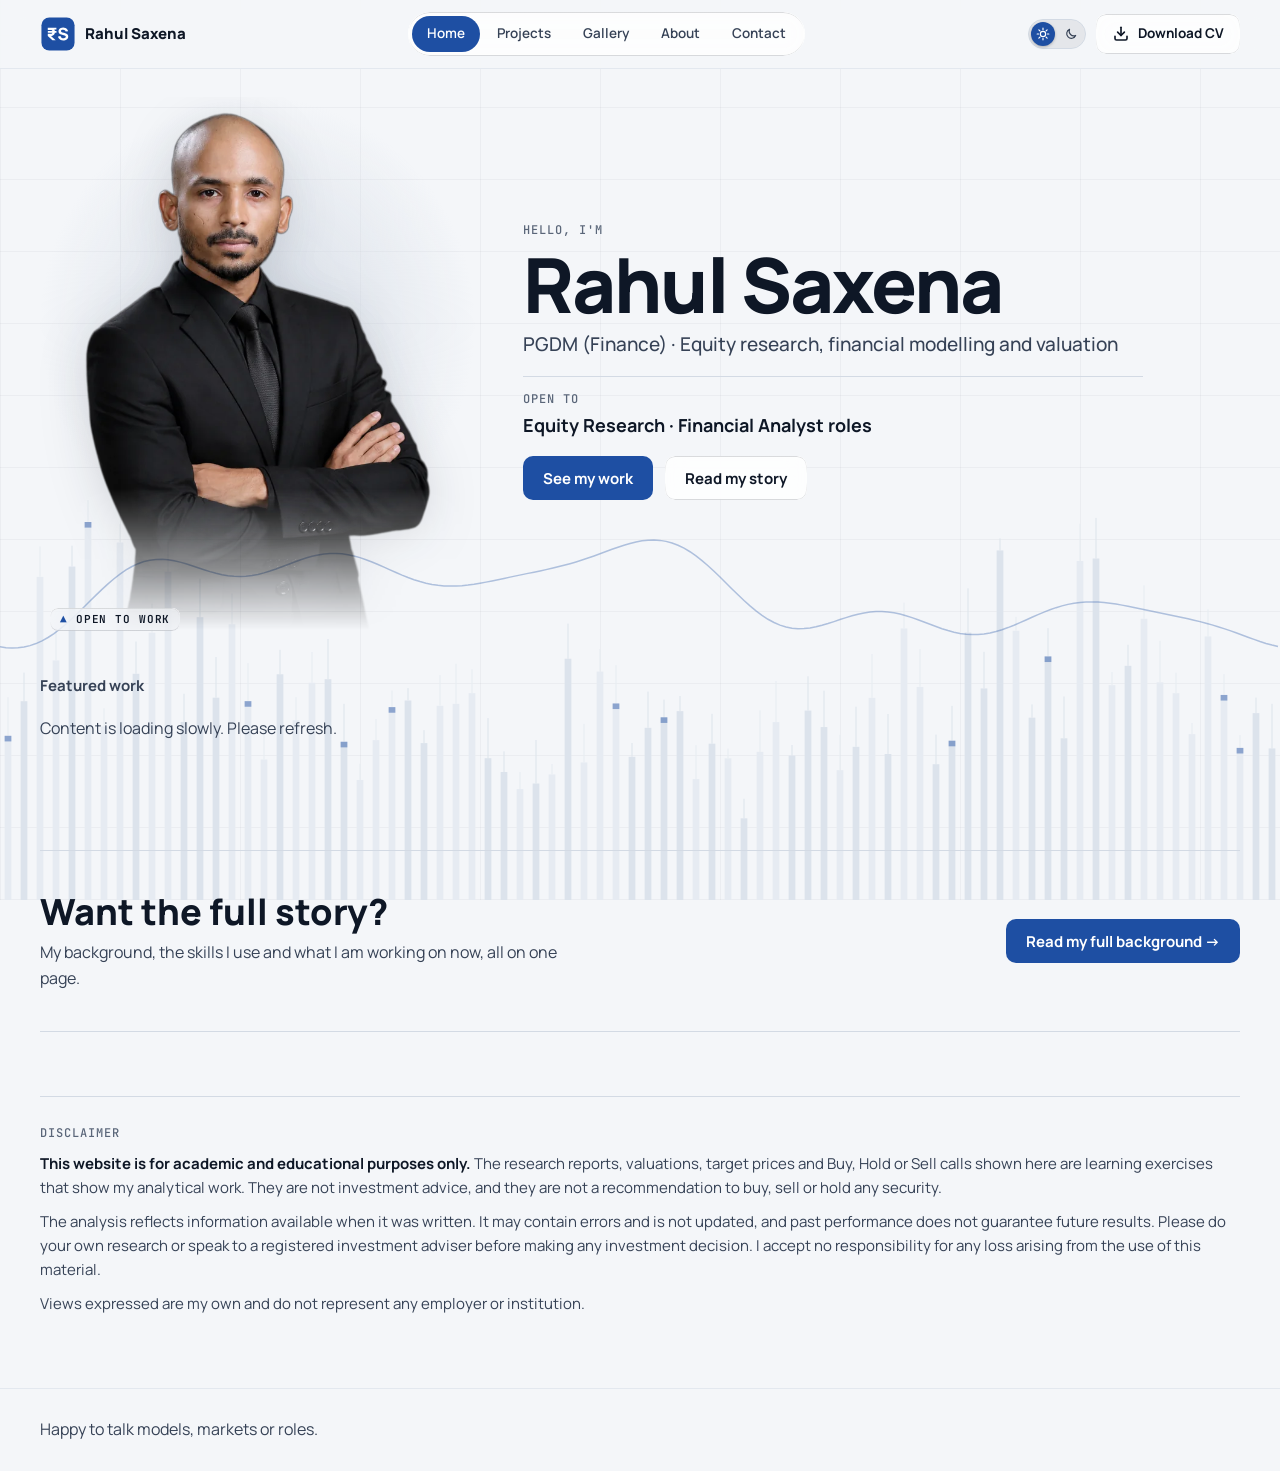
<file: index.html>
<!doctype html>
<html lang="en">
<head>
<meta charset="utf-8">
<meta name="viewport" content="width=device-width, initial-scale=1, viewport-fit=cover">
<title>Rahul Saxena · Equity Research Portfolio</title>
<meta name="description" content="Rahul Saxena, finance student aiming for equity research and financial analyst roles. Research calls, models, dashboards and articles.">
<meta property="og:type" content="website">
<meta property="og:title" content="Rahul Saxena · Equity Research Portfolio">
<meta property="og:description" content="Research calls, models, dashboards and articles by Rahul Saxena, finance student.">
<script>/* apply the saved light/dark choice before the page draws */try{var t=localStorage.getItem("theme");if(t==="light"||t==="dark")document.documentElement.setAttribute("data-site-theme",t)}catch(e){}</script>
<link rel="icon" href="assets/favicon.svg" type="image/svg+xml">
<link rel="icon" href="assets/favicon.ico" sizes="32x32">
<link rel="apple-touch-icon" href="assets/apple-touch-icon.png">
<link rel="manifest" href="assets/site.webmanifest">
<meta name="theme-color" content="#0B111C">
<!-- Link previews: replace with the full address once you know it, e.g. https://<you>.github.io/portfolio/assets/og-image.png -->
<meta property="og:image" content="assets/og-image.png">
<meta name="twitter:card" content="summary_large_image">
<link rel="preconnect" href="https://fonts.googleapis.com">
<link rel="preconnect" href="https://fonts.gstatic.com" crossorigin>
<link rel="preconnect" href="https://docs.google.com" crossorigin> <!-- your sheet: connect early -->
<link rel="preload" as="image" href="assets/me.webp" type="image/webp" fetchpriority="high">
<link rel="stylesheet" href="https://fonts.googleapis.com/css2?family=JetBrains+Mono:wght@400;500;600&family=Manrope:wght@400;500;600;700;800&display=swap">
<link rel="stylesheet" href="css/styles.css">
</head>
<body>
<canvas id="bg-canvas" aria-hidden="true"></canvas>

<main id="main" class="page" tabindex="-1">
  <section class="wrap hero" aria-labelledby="hero-name">
    <div class="identity">
      <div class="id-top">
        <figure class="portrait">
          <svg id="portrait-silhouette" viewBox="0 0 240 300" role="img" aria-label="Photo placeholder">
            <rect width="240" height="300" style="fill:var(--surface)"/>
            <circle cx="120" cy="118" r="46" style="fill:var(--border)"/>
            <path d="M34 300c4-64 40-102 86-102s82 38 86 102z" style="fill:var(--border)"/>
          </svg>
          <figcaption class="badge glass"><span aria-hidden="true">▲</span> OPEN TO WORK</figcaption>
        </figure>
        <div>
          <p class="label">Hello, I'm</p>
          <!-- The name types itself out (same effect as the About greeting); screen readers get it in one go -->
          <h1 id="hero-name" class="name">
            <span id="name-sr" class="sr-only">Rahul Saxena</span>
            <span class="type-box" aria-hidden="true">
              <span id="name-ghost" class="type-ghost">Rahul Saxena</span>
              <span class="type-live"><span id="name-text"></span><span id="name-cursor" class="type-cursor"></span></span>
            </span>
          </h1>
          <p id="tagline" class="tagline">PGDM (Finance) · Equity research, financial modelling and valuation</p>
        </div>
      </div>
      <div class="panel open-to">
        <p class="label">Open to</p>
        <p id="open-to">Equity Research · Financial Analyst roles</p>
      </div>
      <div class="btn-row">
        <a class="btn btn-gold" href="projects.html">See my work</a>
        <a class="btn btn-glass glass" href="about.html">Read my story</a>
      </div>
      <dl id="hero-stats" class="stats"><div class="stat skel-stat" aria-hidden="true"><dt>00,000+</dt><dd>Combined following</dd></div><div class="stat skel-stat" aria-hidden="true"><dt>0M+</dt><dd>Impressions at peak</dd></div><div class="stat skel-stat" aria-hidden="true"><dt>000+</dt><dd>Posts published</dd></div></dl>
    </div>

    <div class="featured">
      <h2>Featured work</h2>
      <div id="featured-list" class="featured-list"><div class="card glass skel-card" aria-hidden="true"><span class="skel w45"></span><span class="skel t w80"></span><span class="skel w95"></span><span class="skel w60"></span></div><div class="card glass skel-card" aria-hidden="true"><span class="skel w45"></span><span class="skel t w80"></span><span class="skel w95"></span><span class="skel w60"></span></div><div class="card glass skel-card" aria-hidden="true"><span class="skel w45"></span><span class="skel t w80"></span><span class="skel w95"></span><span class="skel w60"></span></div></div>
    </div>
  </section>

  <section id="ticker" class="wrap" aria-label="My research calls" hidden>
    <div class="ticker glass">
      <p class="label">My research calls</p>
      <div class="ticker-view"><div class="ticker-track"></div></div>
      <button class="ticker-toggle" type="button" aria-label="Pause research calls ticker">Pause</button>
    </div>
  </section>

  <section id="latest" class="wrap section" aria-labelledby="latest-title" hidden>
    <div class="section-head">
      <h2 id="latest-title">Latest work</h2>
      <a class="text-link" href="projects.html">All projects →</a>
    </div>
    <div id="latest-list" class="grid-3"></div>
  </section>

  <!-- One section per kind of work (Research, Models, Dashboards, Articles, Other), filled by js/home.js -->
  <div id="by-type"></div>

  <section class="wrap section" aria-labelledby="teaser-title">
    <div class="teaser glass reveal">
      <div>
        <h2 id="teaser-title">Want the full story?</h2>
        <p>My background, the skills I use and what I am working on now, all on one page.</p>
      </div>
      <a class="btn btn-gold" href="about.html">Read my full background →</a>
    </div>
  </section>

  <!-- Disclaimer: the last section before the footer -->
  <section class="wrap section" aria-labelledby="disclaimer-h">
    <div class="panel disclaimer-box">
      <h2 id="disclaimer-h" class="label">Disclaimer</h2>
      <p><strong>This website is for academic and educational purposes only.</strong> The research reports, valuations, target prices and Buy, Hold or Sell calls shown here are learning exercises that show my analytical work. They are not investment advice, and they are not a recommendation to buy, sell or hold any security.</p>
      <p>The analysis reflects information available when it was written. It may contain errors and is not updated, and past performance does not guarantee future results. Please do your own research or speak to a registered investment adviser before making any investment decision. I accept no responsibility for any loss arising from the use of this material.</p>
      <p>Views expressed are my own and do not represent any employer or institution.</p>
    </div>
  </section>
</main>

<script src="js/config.js"></script>
<script src="data/sample-data.js"></script>
<script src="js/sheet.js"></script>
<script src="js/ui.js"></script>
<script src="js/background.js"></script>
<script src="js/home.js"></script>
</body>
</html>
</file>
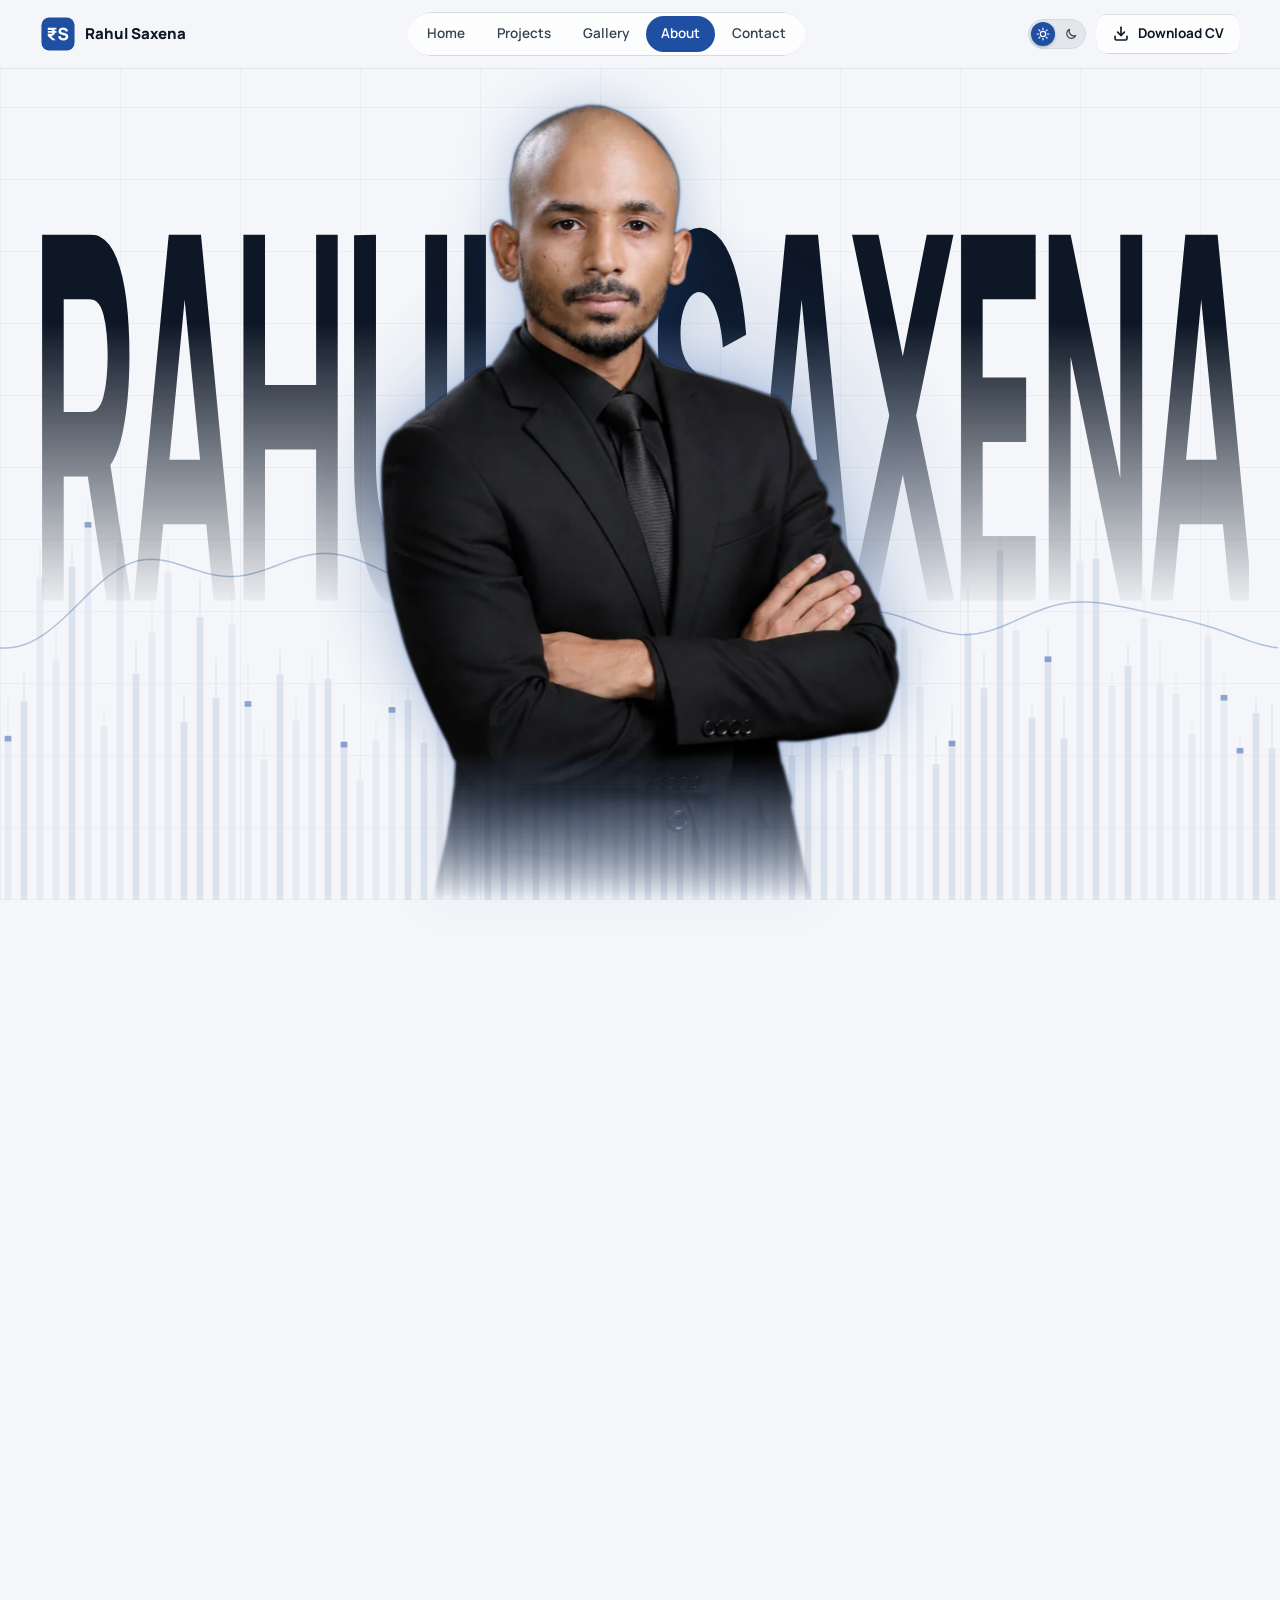
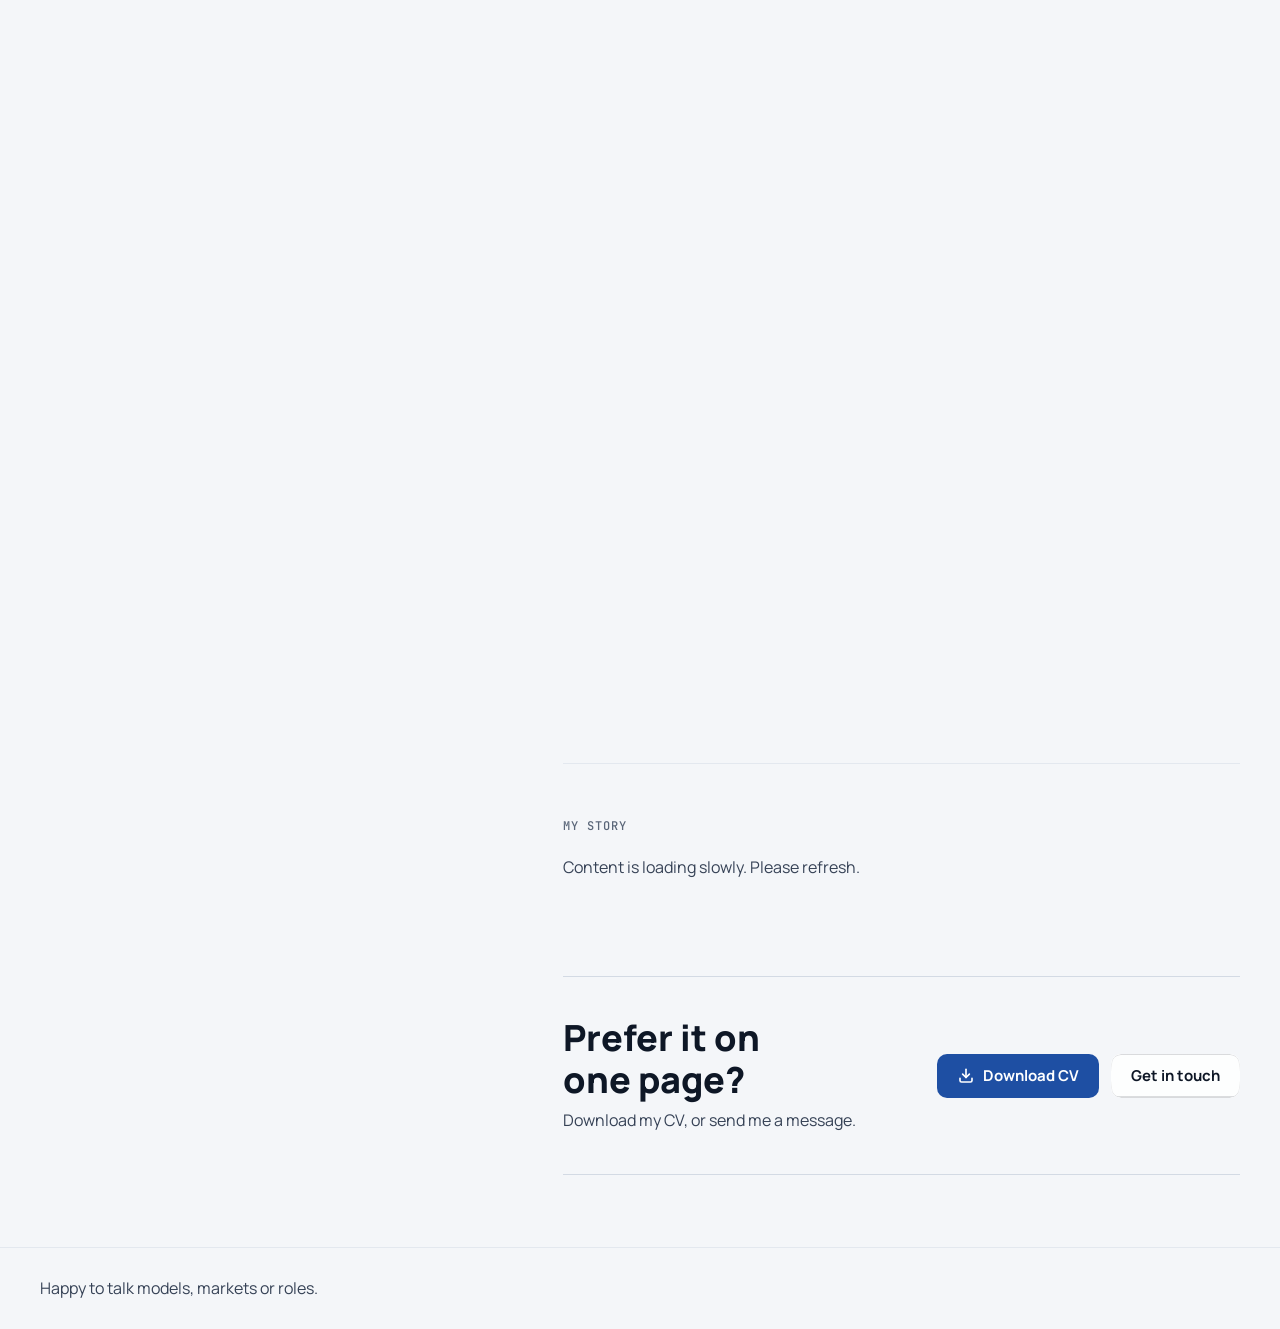
<file: about.html>
<!doctype html>
<html lang="en">
<head>
<meta charset="utf-8">
<meta name="viewport" content="width=device-width, initial-scale=1, viewport-fit=cover">
<title>About · Rahul Saxena</title>
<meta name="description" content="Background, experience, education and skills of Rahul Saxena.">
<meta property="og:type" content="website">
<meta property="og:title" content="About · Rahul Saxena">
<meta property="og:description" content="Background, experience, education and skills of Rahul Saxena.">
<script>/* apply the saved light/dark choice before the page draws */try{var t=localStorage.getItem("theme");if(t==="light"||t==="dark")document.documentElement.setAttribute("data-site-theme",t)}catch(e){}</script>
<link rel="icon" href="assets/favicon.svg" type="image/svg+xml">
<link rel="icon" href="assets/favicon.ico" sizes="32x32">
<link rel="apple-touch-icon" href="assets/apple-touch-icon.png">
<link rel="manifest" href="assets/site.webmanifest">
<meta name="theme-color" content="#0B111C">
<!-- Link previews: replace with the full address once you know it, e.g. https://<you>.github.io/portfolio/assets/og-image.png -->
<meta property="og:image" content="assets/og-image.png">
<meta name="twitter:card" content="summary_large_image">
<link rel="preconnect" href="https://fonts.googleapis.com">
<link rel="preconnect" href="https://fonts.gstatic.com" crossorigin>
<link rel="preconnect" href="https://docs.google.com" crossorigin> <!-- your sheet: connect early -->
<link rel="preload" as="image" href="assets/me.webp" type="image/webp" fetchpriority="high">
<link rel="stylesheet" href="https://fonts.googleapis.com/css2?family=JetBrains+Mono:wght@400;500;600&family=Manrope:wght@400;500;600;700;800&display=swap">
<link rel="stylesheet" href="css/styles.css">
</head>
<body class="page-about">
<canvas id="bg-canvas" aria-hidden="true"></canvas> <!-- the chart-and-trendline background, same as Home -->
<main id="main" class="page" tabindex="-1">
<h1 class="sr-only">About Rahul Saxena</h1>

<!-- The opening scene: big name behind the photo; on scroll the names fade, the photo docks to the left
     (desktop) and the headline and shortcut pills appear. Driven by js/about.js. -->
<section id="ab-scene" class="ab-scene" aria-label="Introduction">
  <div class="ab-stage">
    <p id="ab-first" class="ab-name ab-l" aria-hidden="true">Rahul</p>
    <p id="ab-last" class="ab-name ab-r" aria-hidden="true">Saxena</p>
    <div id="ab-glow" class="ab-glow" aria-hidden="true"></div>
    <div id="ab-photo" class="ab-photo">
      <svg id="face-silhouette" viewBox="0 0 480 560" role="img" aria-label="Photo placeholder">
        <circle cx="240" cy="210" r="88" style="fill:var(--border)"/>
        <path d="M70 560c6-120 80-196 170-196s164 76 170 196z" style="fill:var(--border)"/>
      </svg>
    </div>
    <div id="ab-head" class="ab-head">
      <p class="label">About Rahul</p>
      <!-- The headline types itself out once you scroll to it; the hidden copy keeps its space so nothing moves -->
      <h2 id="greeting" class="ab-greet">
        <span class="sr-only"><span id="hl1-sr">Student of the market.</span> <span id="hl2-sr">Always in session.</span></span>
        <span class="type-box" aria-hidden="true">
          <span class="type-ghost"><span id="hl1-ghost" class="ab-l1">Student of the market.</span><span id="hl2-ghost" class="ab-l2">Always in session.</span></span>
          <span class="type-live"><span class="ab-l1"><span id="hl1"></span><span id="type-cursor" class="type-cursor"></span></span><span class="ab-l2"><span id="hl2"></span></span></span>
        </span>
      </h2>
      <p id="hero-sub" class="ab-sub">Finance student · Equity research · New Delhi</p>
      <nav class="pills" aria-label="Jump to a section">
        <a class="pill glass" href="#story" data-target="story">My story</a>
        <a class="pill glass" href="#experience" data-target="experience">Experience</a>
        <a class="pill glass" href="#education" data-target="education">Education</a>
        <a class="pill glass" href="#skills" data-target="skills">Skills</a>
        <a class="pill pill-cv cv-link" href="contact.html">Download CV</a>
        <a id="pill-linkedin" class="pill glass" target="_blank" rel="noopener noreferrer" hidden>LinkedIn ↗</a>
        <a id="pill-newsletter" class="pill glass" target="_blank" rel="noopener noreferrer" hidden>Newsletter ↗</a>
        <button id="copy-email" class="pill pill-dashed" type="button" hidden>
          <span>Reach me: <span id="email-text"></span></span>
          <svg viewBox="0 0 24 24" width="16" height="16" aria-hidden="true"><rect x="8" y="8" width="12" height="12" rx="2" fill="none" stroke="currentColor" stroke-width="2"/><path d="M16 8V6a2 2 0 0 0-2-2H6a2 2 0 0 0-2 2v8a2 2 0 0 0 2 2h2" fill="none" stroke="currentColor" stroke-width="2"/></svg>
        </button>
        <span id="copy-status" class="copy-status label" aria-live="polite"></span>
      </nav>
    </div>
    <div class="ab-hint" aria-hidden="true"><span>SCROLL</span><i></i></div>
  </div>
</section>

<!-- The About sections: in the right column on desktop (the photo stays on the left), full width on phones -->
<div id="ab-sections" class="ab-sections">
  <!-- 2. My story -->
  <section id="story" class="wrap about-section reveal" aria-labelledby="story-h" tabindex="-1">
    <h2 id="story-h" class="label">My story</h2>
    <div class="about-body">
      <p id="positioning" class="positioning"><span class="skel t w80" aria-hidden="true"></span></p>
      <div id="bio" class="prose"><span class="skel skel-line w95" aria-hidden="true"></span><span class="skel skel-line w95" aria-hidden="true"></span><span class="skel skel-line w60" aria-hidden="true"></span></div>
      <dl id="about-stats" class="stats"><div class="stat skel-stat" aria-hidden="true"><dt>00,000+</dt><dd>Combined following</dd></div><div class="stat skel-stat" aria-hidden="true"><dt>0M+</dt><dd>Impressions at peak</dd></div><div class="stat skel-stat" aria-hidden="true"><dt>000+</dt><dd>Posts published</dd></div></dl>
      <dl id="story-facts" class="story-facts"></dl>
    </div>
  </section>

  <!-- 3. Experience -->
  <section id="experience" class="wrap about-section reveal" aria-labelledby="exp-h" tabindex="-1" hidden>
    <h2 id="exp-h" class="label">Experience</h2>
    <div class="about-body">
      <ol id="exp-list" class="timeline"></ol>
    </div>
  </section>

  <!-- 4. Education -->
  <section id="education" class="wrap about-section reveal" aria-labelledby="edu-h" tabindex="-1" hidden>
    <h2 id="edu-h" class="label">Education</h2>
    <ol id="edu-list" class="about-body timeline"></ol>
  </section>

  <!-- 5. Skills -->
  <section id="skills" class="wrap about-section reveal" aria-labelledby="skills-h" tabindex="-1" hidden>
    <h2 id="skills-h" class="label">Skills and tools</h2>
    <div id="skill-groups" class="about-body skill-groups"></div>
  </section>

  <!-- 6. Certificates -->
  <section id="certificates" class="wrap about-section reveal" aria-labelledby="cert-h" hidden>
    <h2 id="cert-h" class="label">Certificates</h2>
    <ul id="cert-list" class="about-body cert-list"></ul>
  </section>

  <!-- 7. Testimonials -->
  <section id="testimonials" class="wrap about-section reveal" aria-labelledby="test-h" hidden>
    <h2 id="test-h" class="label">Testimonials</h2>
    <div id="quotes" class="about-body quotes"></div>
  </section>

  <!-- 8. More about me -->
  <section id="more-about" class="wrap about-section reveal" aria-labelledby="more-h" hidden>
    <h2 id="more-h" class="label">More about me</h2>
    <div class="about-body">
      <div id="more-blocks" class="more-blocks"></div>
      <div id="faq" class="faq"></div>
    </div>
  </section>

  <!-- 9. CV block -->
  <section class="wrap section reveal" aria-labelledby="cv-h">
    <div class="teaser glass">
      <div>
        <h2 id="cv-h">Prefer it on one page?</h2>
        <p>Download my CV, or send me a message.</p>
      </div>
      <div class="btn-row">
        <a class="btn btn-gold cv-link" href="contact.html">Download CV</a>
        <a class="btn btn-glass glass" href="contact.html">Get in touch</a>
      </div>
    </div>
  </section>
</div><!-- /ab-sections -->
</main>

<!-- Certificate lightbox -->
<div id="lightbox" class="lightbox" role="dialog" aria-modal="true" aria-labelledby="lb-title" hidden>
  <div class="lb-inner panel">
    <div class="lb-head">
      <h2 id="lb-title"></h2>
      <button id="lb-close" class="btn btn-glass glass" type="button">Close</button>
    </div>
    <img id="lb-img" alt="">
  </div>
</div>

<script src="js/config.js"></script>
<script src="data/sample-data.js"></script>
<script src="js/sheet.js"></script>
<script src="js/ui.js"></script>
<script src="js/background.js"></script>
<script src="js/about.js"></script>
</body>
</html>
</file>
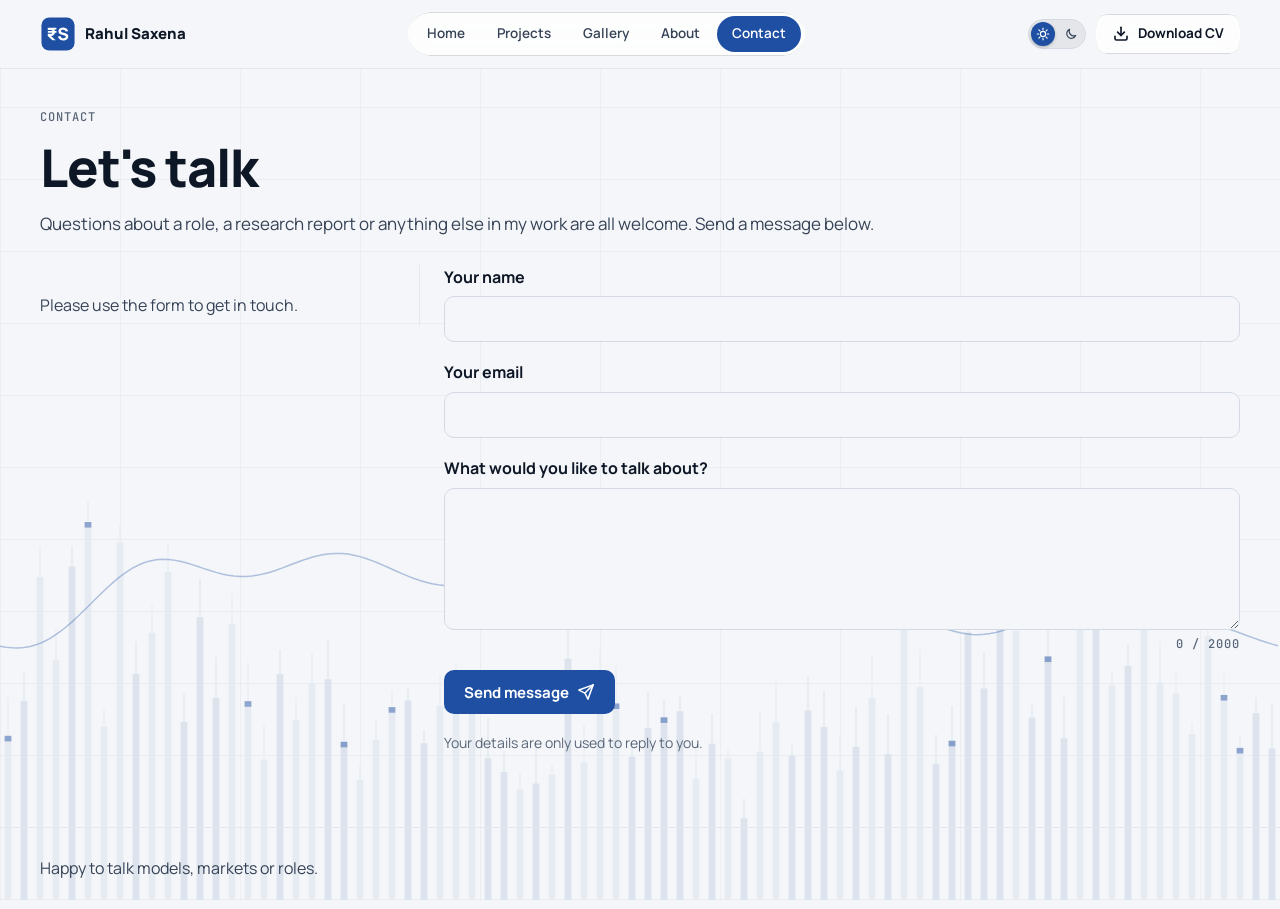
<file: contact.html>
<!doctype html>
<html lang="en">
<head>
<meta charset="utf-8">
<meta name="viewport" content="width=device-width, initial-scale=1, viewport-fit=cover">
<title>Contact · Rahul Saxena</title>
<meta name="description" content="Get in touch with Rahul Saxena about equity research and analyst roles.">
<meta property="og:type" content="website">
<meta property="og:title" content="Contact · Rahul Saxena">
<meta property="og:description" content="Get in touch with Rahul Saxena about equity research and analyst roles.">
<script>/* apply the saved light/dark choice before the page draws */try{var t=localStorage.getItem("theme");if(t==="light"||t==="dark")document.documentElement.setAttribute("data-site-theme",t)}catch(e){}</script>
<link rel="icon" href="assets/favicon.svg" type="image/svg+xml">
<link rel="icon" href="assets/favicon.ico" sizes="32x32">
<link rel="apple-touch-icon" href="assets/apple-touch-icon.png">
<link rel="manifest" href="assets/site.webmanifest">
<meta name="theme-color" content="#0B111C">
<!-- Link previews: replace with the full address once you know it, e.g. https://<you>.github.io/portfolio/assets/og-image.png -->
<meta property="og:image" content="assets/og-image.png">
<meta name="twitter:card" content="summary_large_image">
<link rel="preconnect" href="https://fonts.googleapis.com">
<link rel="preconnect" href="https://fonts.gstatic.com" crossorigin>
<link rel="preconnect" href="https://docs.google.com" crossorigin> <!-- your sheet: connect early -->
<link rel="stylesheet" href="https://fonts.googleapis.com/css2?family=JetBrains+Mono:wght@400;500;600&family=Manrope:wght@400;500;600;700;800&display=swap">
<link rel="stylesheet" href="css/styles.css">
</head>
<body>
<canvas id="bg-canvas" aria-hidden="true"></canvas> <!-- the chart-and-trendline background, same as Home -->
<main id="main" class="page" tabindex="-1">
  <section class="wrap page-head">
    <p class="label">Contact</p>
    <h1>Let's talk</h1>
    <p class="lede">Questions about a role, a research report or anything else in my work are all welcome. Send a message below.</p>
  </section>

  <section class="wrap contact-grid" aria-label="Contact details and message form">
    <!-- Left: contact details (filled from the About tab) -->
    <aside class="panel contact-details" aria-labelledby="details-h">
      <h2 id="details-h" class="sr-only">Contact details</h2>
      <dl id="details" class="details-list"><span class="skel skel-line w60" aria-hidden="true"></span><span class="skel skel-line w80" aria-hidden="true"></span><span class="skel skel-line w45" aria-hidden="true"></span></dl>
      <div id="detail-links" class="detail-links"></div>
      <p id="details-empty" class="notice" hidden>Please use the form to get in touch.</p>
    </aside>

    <!-- Right: the message form -->
    <div class="panel contact-form-panel">
      <div id="form-result" aria-live="polite"></div>
      <form id="contact-form" novalidate>
        <div id="form-summary" class="form-summary" role="alert" hidden></div>

        <div class="field">
          <label for="f-name">Your name</label>
          <input id="f-name" name="name" type="text" autocomplete="name" required aria-describedby="f-name-error">
          <p id="f-name-error" class="field-error" hidden></p>
        </div>

        <div class="field">
          <label for="f-email">Your email</label>
          <input id="f-email" name="email" type="email" autocomplete="email" required aria-describedby="f-email-error">
          <p id="f-email-error" class="field-error" hidden></p>
        </div>

        <div class="field">
          <label for="f-message">What would you like to talk about?</label>
          <textarea id="f-message" name="message" rows="5" maxlength="2000" required aria-describedby="f-message-count f-message-error"></textarea>
          <p id="f-message-count" class="field-count label">0 / 2000</p>
          <p id="f-message-error" class="field-error" hidden></p>
        </div>

        <!-- Honeypot: hidden from people, filled in only by spam bots -->
        <div class="hp" aria-hidden="true">
          <label for="f-website">Website</label>
          <input id="f-website" name="website" type="text" tabindex="-1" autocomplete="off">
        </div>

        <button id="send-btn" class="btn btn-gold send-btn" type="submit"><span class="send-label">Send message</span><span class="plane" aria-hidden="true"><svg viewBox="0 0 24 24"><path d="M21.5 2.5 10.6 13.4"/><path d="M21.5 2.5 14.6 21.5l-4-8.1-8.1-4z"/></svg></span></button>
        <div id="form-notice" class="form-notice" aria-live="polite"></div>
        <p class="privacy-note">Your details are only used to reply to you.</p>
      </form>
    </div>
  </section>
</main>

<script src="js/config.js"></script>
<script src="data/sample-data.js"></script>
<script src="js/sheet.js"></script>
<script src="js/ui.js"></script>
<script src="js/background.js"></script>
<script src="js/contact.js"></script>
</body>
</html>
</file>
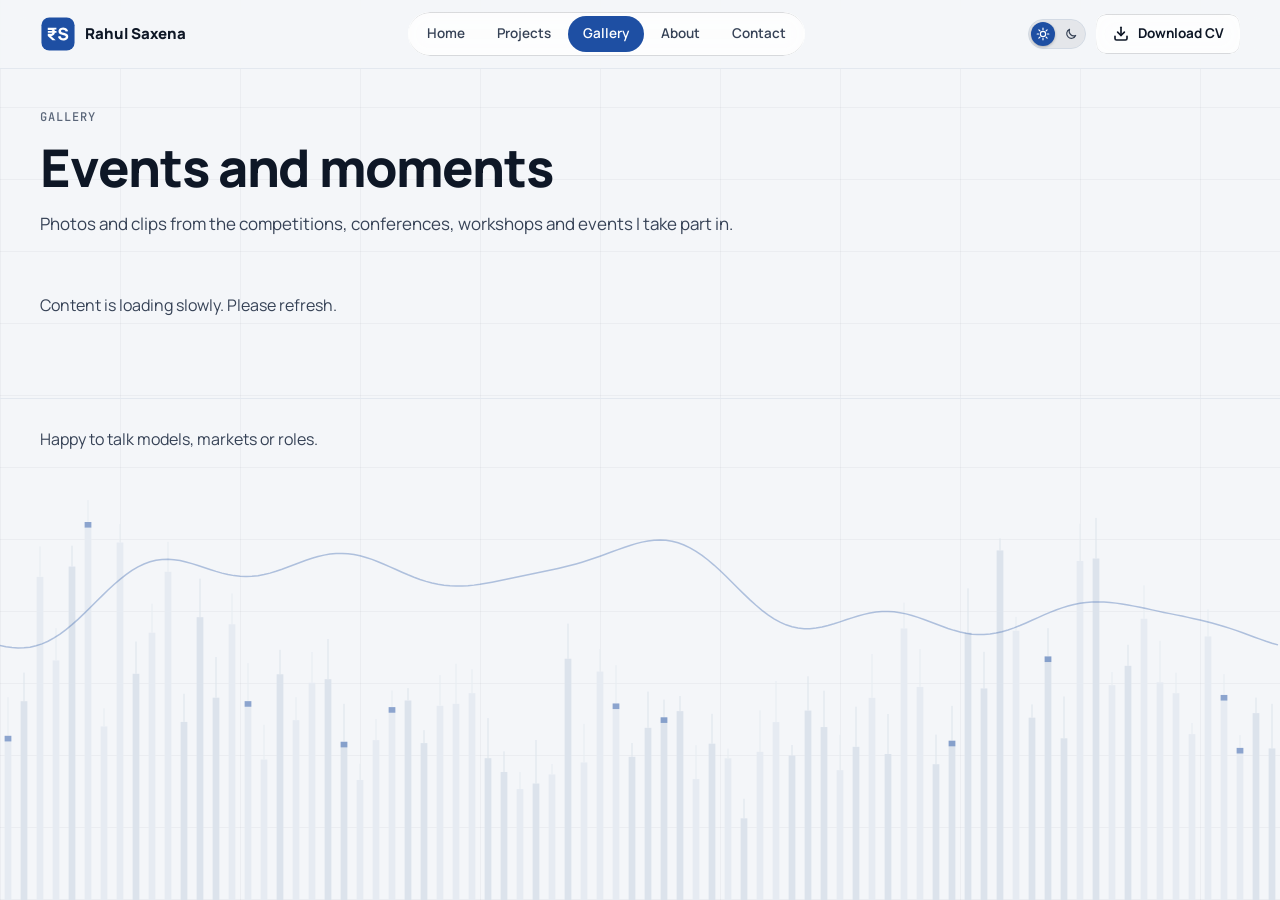
<file: gallery.html>
<!doctype html>
<html lang="en">
<head>
<meta charset="utf-8">
<meta name="viewport" content="width=device-width, initial-scale=1, viewport-fit=cover">
<title>Gallery · Rahul Saxena</title>
<meta name="description" content="Photos and clips from events Rahul Saxena has taken part in.">
<meta property="og:type" content="website">
<meta property="og:title" content="Gallery · Rahul Saxena">
<meta property="og:description" content="Photos and clips from events Rahul Saxena has taken part in.">
<script>/* apply the saved light/dark choice before the page draws */try{var t=localStorage.getItem("theme");if(t==="light"||t==="dark")document.documentElement.setAttribute("data-site-theme",t)}catch(e){}</script>
<link rel="icon" href="assets/favicon.svg" type="image/svg+xml">
<link rel="icon" href="assets/favicon.ico" sizes="32x32">
<link rel="apple-touch-icon" href="assets/apple-touch-icon.png">
<link rel="manifest" href="assets/site.webmanifest">
<meta name="theme-color" content="#0B111C">
<!-- Link previews: replace with the full address once you know it, e.g. https://<you>.github.io/portfolio/assets/og-image.png -->
<meta property="og:image" content="assets/og-image.png">
<meta name="twitter:card" content="summary_large_image">
<link rel="preconnect" href="https://fonts.googleapis.com">
<link rel="preconnect" href="https://fonts.gstatic.com" crossorigin>
<link rel="preconnect" href="https://docs.google.com" crossorigin> <!-- your sheet: connect early -->
<link rel="stylesheet" href="https://fonts.googleapis.com/css2?family=JetBrains+Mono:wght@400;500;600&family=Manrope:wght@400;500;600;700;800&display=swap">
<link rel="stylesheet" href="css/styles.css">
</head>
<body>
<canvas id="bg-canvas" aria-hidden="true"></canvas> <!-- the chart-and-trendline background, same as Home -->
<main id="main" class="page" tabindex="-1">
  <section class="wrap page-head">
    <p class="label">Gallery</p>
    <h1>Events and moments</h1>
    <p class="lede">Photos and clips from the competitions, conferences, workshops and events I take part in.</p>
  </section>

  <!-- Big slideshow of photos: slides from left to right on its own; arrows change the photo -->
  <section id="showcase" class="wrap showcase" aria-roledescription="carousel" aria-label="Photo highlights">
    <div class="sc-stage">
      <div id="sc-slides" class="sc-slides"></div>
      <button id="sc-prev" class="sc-arrow sc-prev" type="button" aria-label="Previous photo" hidden>
        <svg viewBox="0 0 24 24" width="22" height="22" aria-hidden="true"><path d="M15 5l-7 7 7 7" fill="none" stroke="currentColor" stroke-width="2.4" stroke-linecap="round" stroke-linejoin="round"/></svg>
      </button>
      <button id="sc-next" class="sc-arrow sc-next" type="button" aria-label="Next photo" hidden>
        <svg viewBox="0 0 24 24" width="22" height="22" aria-hidden="true"><path d="M9 5l7 7-7 7" fill="none" stroke="currentColor" stroke-width="2.4" stroke-linecap="round" stroke-linejoin="round"/></svg>
      </button>
      <div class="sc-bar">
        <span id="sc-count" class="sc-count"></span>
        <button id="sc-pause" class="sc-pause" type="button" hidden>Pause</button>
      </div>
    </div>
    <p id="sc-status" class="sr-only" aria-live="polite"></p>
  </section>

  <section class="wrap" aria-label="Gallery">
    <div id="gallery-chips" class="chips" role="group" aria-label="Show" hidden></div>
    <div id="gallery"><div class="g-grid g-skel-grid" aria-hidden="true"><span class="skel g-skel"></span><span class="skel g-skel"></span><span class="skel g-skel"></span><span class="skel g-skel"></span></div></div>
  </section>
</main>

<!-- Larger view of a photo or clip -->
<div id="g-lightbox" class="lightbox" role="dialog" aria-modal="true" aria-labelledby="g-title" hidden>
  <div class="lb-inner panel">
    <div class="lb-head">
      <h2 id="g-title"></h2>
      <button id="g-close" class="btn btn-gold btn-sign" type="button" aria-label="Close" title="Close"><span aria-hidden="true">✕</span></button>
    </div>
    <div id="g-media" class="g-media"></div>
    <p id="g-caption" class="g-caption"></p>
    <div class="g-nav">
      <button id="g-prev" class="btn btn-gold btn-sign" type="button" aria-label="Previous" title="Previous"><span aria-hidden="true">←</span></button>
      <span id="g-count" class="label"></span>
      <button id="g-next" class="btn btn-gold btn-sign" type="button" aria-label="Next" title="Next"><span aria-hidden="true">→</span></button>
    </div>
  </div>
</div>

<script src="js/config.js"></script>
<script src="data/sample-data.js"></script>
<script src="js/sheet.js"></script>
<script src="js/ui.js"></script>
<script src="js/background.js"></script>
<script src="js/gallery.js"></script>
</body>
</html>
</file>
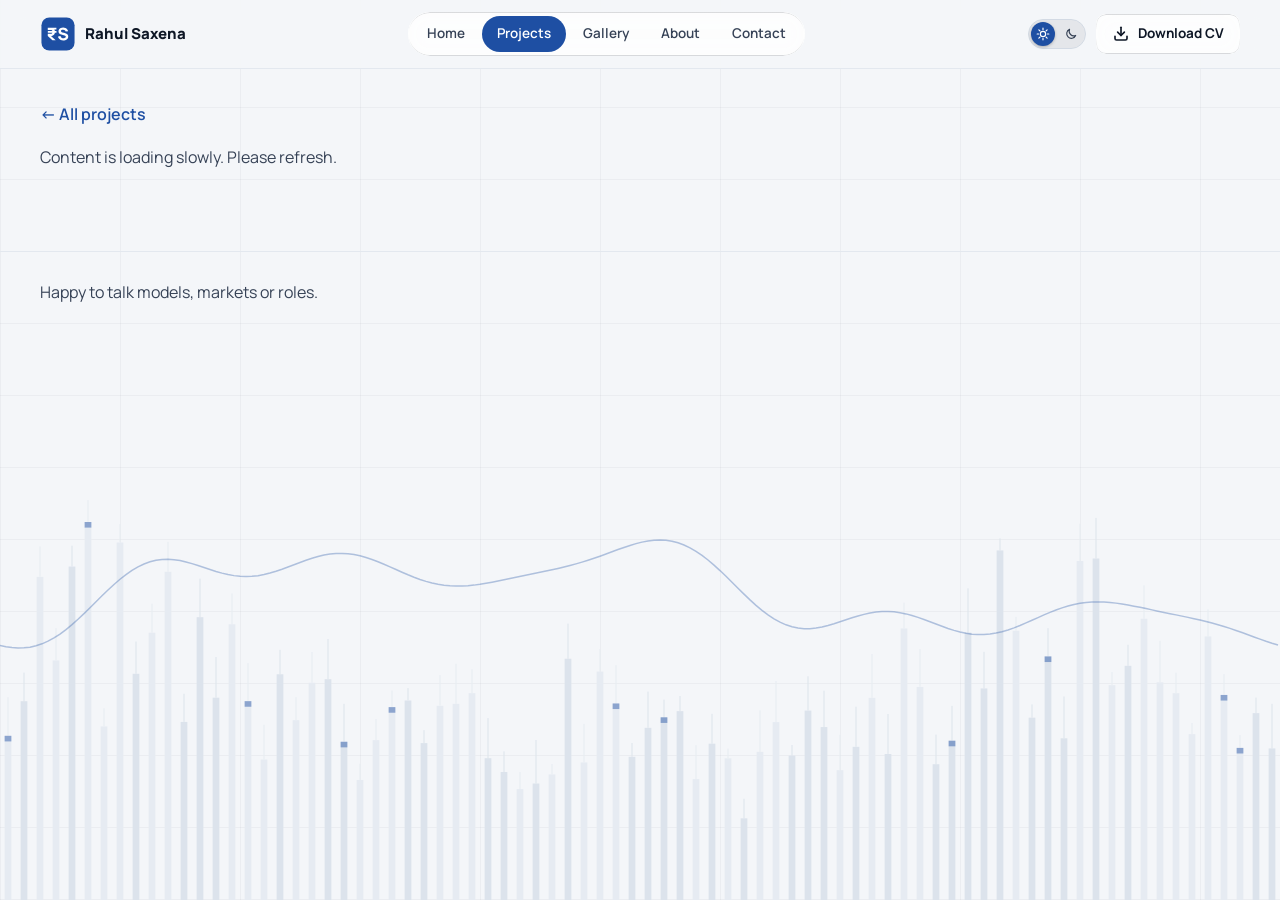
<file: project.html>
<!doctype html>
<html lang="en">
<head>
<meta charset="utf-8">
<meta name="viewport" content="width=device-width, initial-scale=1, viewport-fit=cover">
<title>Project · Rahul Saxena</title>
<meta name="description" content="A project by Rahul Saxena, finance student.">
<meta property="og:type" content="website">
<meta property="og:title" content="Project · Rahul Saxena">
<meta property="og:description" content="A project by Rahul Saxena, finance student.">
<script>/* apply the saved light/dark choice before the page draws */try{var t=localStorage.getItem("theme");if(t==="light"||t==="dark")document.documentElement.setAttribute("data-site-theme",t)}catch(e){}</script>
<link rel="icon" href="assets/favicon.svg" type="image/svg+xml">
<link rel="icon" href="assets/favicon.ico" sizes="32x32">
<link rel="apple-touch-icon" href="assets/apple-touch-icon.png">
<link rel="manifest" href="assets/site.webmanifest">
<meta name="theme-color" content="#0B111C">
<!-- Link previews: replace with the full address once you know it, e.g. https://<you>.github.io/portfolio/assets/og-image.png -->
<meta property="og:image" content="assets/og-image.png">
<meta name="twitter:card" content="summary_large_image">
<link rel="preconnect" href="https://fonts.googleapis.com">
<link rel="preconnect" href="https://fonts.gstatic.com" crossorigin>
<link rel="preconnect" href="https://docs.google.com" crossorigin> <!-- your sheet: connect early -->
<link rel="stylesheet" href="https://fonts.googleapis.com/css2?family=JetBrains+Mono:wght@400;500;600&family=Manrope:wght@400;500;600;700;800&display=swap">
<link rel="stylesheet" href="css/styles.css">
</head>
<body>
<canvas id="bg-canvas" aria-hidden="true"></canvas> <!-- the chart-and-trendline background, same as Home -->
<main id="main" class="page" tabindex="-1">
  <div class="wrap">
    <a class="text-link back-link" href="projects.html">← All projects</a>
    <article id="detail" class="detail"><div class="skel-detail" aria-hidden="true"><span class="skel w30"></span><span class="skel t w80" style="height:40px"></span><span class="skel skel-line w95"></span><span class="skel skel-line w95"></span><span class="skel skel-line w60"></span></div></article>

    <section id="more" class="section" aria-labelledby="more-title" hidden>
      <div class="section-head">
        <h2 id="more-title">More work</h2>
        <a class="text-link" href="projects.html">All projects →</a>
      </div>
      <div id="more-list" class="grid-3"></div>
    </section>
  </div>
</main>

<script src="js/config.js"></script>
<script src="data/sample-data.js"></script>
<script src="js/sheet.js"></script>
<script src="js/ui.js"></script>
<script src="js/background.js"></script>
<script src="js/project.js"></script>
</body>
</html>
</file>
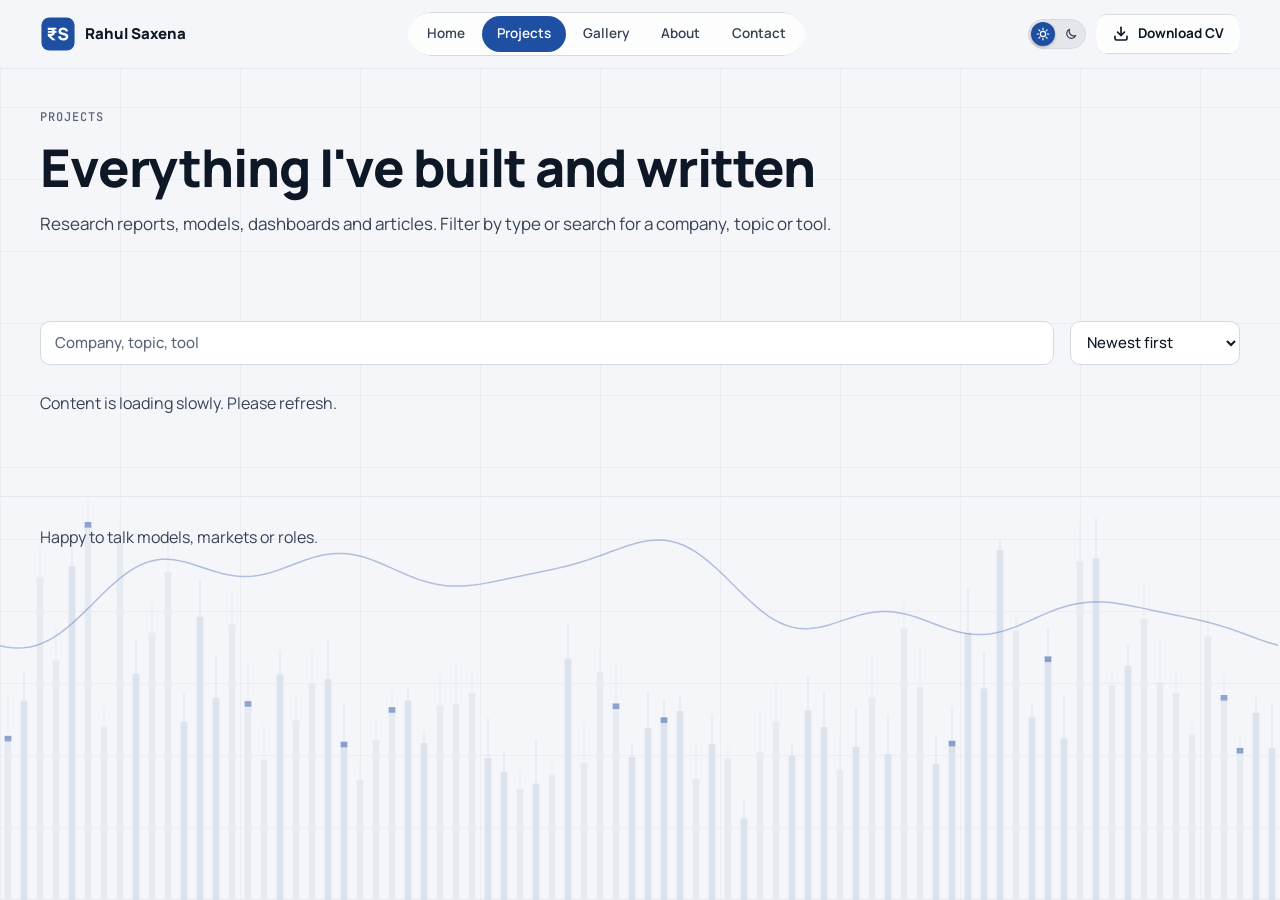
<file: projects.html>
<!doctype html>
<html lang="en">
<head>
<meta charset="utf-8">
<meta name="viewport" content="width=device-width, initial-scale=1, viewport-fit=cover">
<title>Projects · Rahul Saxena</title>
<meta name="description" content="Research, models, dashboards and articles by Rahul Saxena.">
<meta property="og:type" content="website">
<meta property="og:title" content="Projects · Rahul Saxena">
<meta property="og:description" content="Research, models, dashboards and articles by Rahul Saxena.">
<script>/* apply the saved light/dark choice before the page draws */try{var t=localStorage.getItem("theme");if(t==="light"||t==="dark")document.documentElement.setAttribute("data-site-theme",t)}catch(e){}</script>
<link rel="icon" href="assets/favicon.svg" type="image/svg+xml">
<link rel="icon" href="assets/favicon.ico" sizes="32x32">
<link rel="apple-touch-icon" href="assets/apple-touch-icon.png">
<link rel="manifest" href="assets/site.webmanifest">
<meta name="theme-color" content="#0B111C">
<!-- Link previews: replace with the full address once you know it, e.g. https://<you>.github.io/portfolio/assets/og-image.png -->
<meta property="og:image" content="assets/og-image.png">
<meta name="twitter:card" content="summary_large_image">
<link rel="preconnect" href="https://fonts.googleapis.com">
<link rel="preconnect" href="https://fonts.gstatic.com" crossorigin>
<link rel="preconnect" href="https://docs.google.com" crossorigin> <!-- your sheet: connect early -->
<link rel="stylesheet" href="https://fonts.googleapis.com/css2?family=JetBrains+Mono:wght@400;500;600&family=Manrope:wght@400;500;600;700;800&display=swap">
<link rel="stylesheet" href="css/styles.css">
</head>
<body>
<canvas id="bg-canvas" aria-hidden="true"></canvas> <!-- the chart-and-trendline background, same as Home -->
<main id="main" class="page" tabindex="-1">
  <section class="wrap page-head">
    <p class="label">Projects</p>
    <h1>Everything I've built and written</h1>
    <p class="lede">Research reports, models, dashboards and articles. Filter by type or search for a company, topic or tool.</p>
  </section>

  <section class="wrap" aria-label="Filter and search">
    <div class="controls">
      <div id="chips" class="chips" role="group" aria-label="Filter by type"></div>
      <div class="search">
        <label class="sr-only" for="search-input">Search projects</label>
        <input id="search-input" type="search" placeholder="Company, topic, tool" autocomplete="off">
        <button id="search-clear" class="search-clear" type="button" aria-label="Clear search" hidden>×</button>
      </div>
      <div class="sort">
        <label class="sr-only" for="sort-select">Sort</label>
        <select id="sort-select">
          <option value="newest">Newest first</option>
          <option value="oldest">Oldest first</option>
          <option value="featured">Featured first</option>
        </select>
      </div>
    </div>
    <p id="result-line" class="result-line label" aria-live="polite"></p>
  </section>

  <section class="wrap" aria-label="Projects">
    <div id="grid" class="grid-3"><div class="card glass skel-card" aria-hidden="true"><span class="skel w45"></span><span class="skel t w80"></span><span class="skel w95"></span><span class="skel w60"></span></div><div class="card glass skel-card" aria-hidden="true"><span class="skel w45"></span><span class="skel t w80"></span><span class="skel w95"></span><span class="skel w60"></span></div><div class="card glass skel-card" aria-hidden="true"><span class="skel w45"></span><span class="skel t w80"></span><span class="skel w95"></span><span class="skel w60"></span></div><div class="card glass skel-card" aria-hidden="true"><span class="skel w45"></span><span class="skel t w80"></span><span class="skel w95"></span><span class="skel w60"></span></div><div class="card glass skel-card" aria-hidden="true"><span class="skel w45"></span><span class="skel t w80"></span><span class="skel w95"></span><span class="skel w60"></span></div><div class="card glass skel-card" aria-hidden="true"><span class="skel w45"></span><span class="skel t w80"></span><span class="skel w95"></span><span class="skel w60"></span></div></div>
    <div id="empty" hidden></div>
    <div class="more-row"><button id="show-more" class="btn btn-glass glass" type="button" hidden>Show more</button></div>
    <p id="disclaimer" class="disclaimer label" hidden>Research reports are academic work, not investment advice.</p>
  </section>
</main>

<script src="js/config.js"></script>
<script src="data/sample-data.js"></script>
<script src="js/sheet.js"></script>
<script src="js/ui.js"></script>
<script src="js/background.js"></script>
<script src="js/projects.js"></script>
</body>
</html>
</file>
<file: css/styles.css>
/* ==========================================================
   THEME — change colours, fonts and corner radii here.
   Layout: one 1200px column; header, hero (identity | featured work),
   research ticker, latest work, about teaser, footer.
   ========================================================== */
:root {
  /* Dark theme "Ink and Steel" (the default) */
  --page: #0B111C;          /* page background */
  --surface: #121A28;       /* panels and cards */
  --border: #253247;
  --divider: #1A2333;
  --text: #E6EBF2;
  --text-2: #B6C0D0;        /* secondary text */
  --muted: #8D99AD;         /* labels, hints */
  --accent: #7EA8E6;        /* steel blue: buttons, links, highlights */
  --accent-hover: #9DBDEE;
  --on-accent: #0B111C;     /* text on accent buttons */
  /* market calls only */
  --buy: #4FE3A0;
  --hold: #F2C25B;
  --sell: #FF8A8A;
  /* see-through "glass" and hover tints */
  --glass-bg: rgba(255, 255, 255, 0.045);
  --glass-hi: rgba(255, 255, 255, 0.10);
  --glass-ring: rgba(255, 255, 255, 0.30);
  --glass-ring-soft: var(--hover-strong);
  --hover: rgba(255, 255, 255, 0.06);
  --hover-strong: rgba(255, 255, 255, 0.10);
  /* glow around your cut-out photo */
  --photo-filter: drop-shadow(0 0 1px color-mix(in srgb, var(--accent) 35%, transparent)) drop-shadow(0 0 22px color-mix(in srgb, var(--accent) 12%, transparent));
  /* Home page candlestick background */
  --sc-backdrop: blur(28px) brightness(.55); /* blurred photo behind the slideshow */
  --candle-a: #121B2A;
  --candle-b: #172234;

  --font: 'Manrope', system-ui, -apple-system, 'Segoe UI', Roboto, sans-serif;
  --mono: 'JetBrains Mono', ui-monospace, 'SFMono-Regular', Menlo, Consolas, monospace;

  --r-btn: 10px;
  --r-card: 16px;
  --r-panel: 28px;
  --max: 1200px;
  --header-h: 70px; /* height of the pinned header bar */
  --gutter: 40px;
  color-scheme: dark;
}

/* Light theme "Paper". Used when the visitor picks light with the header button,
   or when their device is set to light and they have not picked. (Same values twice.) */
:root[data-site-theme="light"] {
  --page: #F4F6F9; --surface: #FFFFFF; --border: #D3DAE4; --divider: #E3E8EF;
  --text: #0E1726; --text-2: #364256; --muted: #5A6679;
  --accent: #1E4FA3; --accent-hover: #173F84; --on-accent: #FFFFFF;
  --buy: #0B7A47; --hold: #8A5A00; --sell: #B42318;
  --glass-bg: rgba(255, 255, 255, 0.82); --glass-hi: rgba(255, 255, 255, 0.9);
  --glass-ring: rgba(14, 23, 38, 0.16); --glass-ring-soft: rgba(14, 23, 38, 0.08);
  --hover: rgba(14, 23, 38, 0.05); --hover-strong: rgba(14, 23, 38, 0.07);
  --candle-a: #E6EBF2; --candle-b: #DCE3EC; --sc-backdrop: blur(28px) brightness(1.15) saturate(.85); --photo-filter: drop-shadow(0 10px 24px rgba(14, 23, 38, 0.14));
  color-scheme: light;
}
@media (prefers-color-scheme: light) {
  :root:not([data-site-theme="dark"]) {
    --page: #F4F6F9; --surface: #FFFFFF; --border: #D3DAE4; --divider: #E3E8EF;
    --text: #0E1726; --text-2: #364256; --muted: #5A6679;
    --accent: #1E4FA3; --accent-hover: #173F84; --on-accent: #FFFFFF;
    --buy: #0B7A47; --hold: #8A5A00; --sell: #B42318;
    --glass-bg: rgba(255, 255, 255, 0.82); --glass-hi: rgba(255, 255, 255, 0.9);
    --glass-ring: rgba(14, 23, 38, 0.16); --glass-ring-soft: rgba(14, 23, 38, 0.08);
    --hover: rgba(14, 23, 38, 0.05); --hover-strong: rgba(14, 23, 38, 0.07);
    --candle-a: #E6EBF2; --candle-b: #DCE3EC; --sc-backdrop: blur(28px) brightness(1.15) saturate(.85); --photo-filter: drop-shadow(0 10px 24px rgba(14, 23, 38, 0.14));
    color-scheme: light;
  }
}
@media (max-width: 640px) { :root { --gutter: 16px; } }

/* ---------- reset & base ---------- */
*, *::before, *::after { box-sizing: border-box; }
html { -webkit-text-size-adjust: 100%; }
body {
  margin: 0; background: var(--page); color: var(--text);
  font: 400 16px/1.6 var(--font); overflow-x: hidden;
}
img { max-width: 100%; display: block; }
a { color: inherit; }
h1, h2, h3 { margin: 0; line-height: 1.15; text-wrap: balance; }
p { margin: 0; }
ul { margin: 0; padding: 0; list-style: none; }
[hidden] { display: none !important; }

:focus-visible { outline: 2px solid var(--accent); outline-offset: 3px; border-radius: 6px; }

.skip {
  position: absolute; left: 16px; top: -60px; z-index: 50;
  background: var(--accent); color: var(--on-accent); padding: 10px 16px;
  border-radius: var(--r-btn); font-weight: 700; text-decoration: none;
}
.skip:focus { top: 12px; }

.wrap {
  max-width: calc(var(--max) + 2 * var(--gutter)); margin: 0 auto;
  padding-left: max(var(--gutter), env(safe-area-inset-left, 0px));
  padding-right: max(var(--gutter), env(safe-area-inset-right, 0px));
}
.page { position: relative; z-index: 1; }

.label {
  font: 500 12px/1.4 var(--mono); text-transform: uppercase;
  letter-spacing: 0.08em; color: var(--muted);
}
.placeholder { color: var(--muted); }

/* ---------- liquid glass (nav, buttons, cards only) ---------- */
.glass {
  background: var(--glass-bg);
  backdrop-filter: blur(10px); -webkit-backdrop-filter: blur(10px);
  box-shadow: inset 0 1px 1px var(--glass-hi);
  position: relative; overflow: hidden;
}
.glass::before {
  content: ''; position: absolute; inset: 0; border-radius: inherit; padding: 1.2px; pointer-events: none;
  background: linear-gradient(180deg, var(--glass-ring) 0%, var(--glass-ring-soft) 20%, transparent 40%, transparent 60%, var(--glass-ring-soft) 80%, var(--glass-ring) 100%);
  -webkit-mask: linear-gradient(#fff 0 0) content-box, linear-gradient(#fff 0 0);
  -webkit-mask-composite: xor; mask-composite: exclude;
}
@supports not (backdrop-filter: blur(1px)) { .glass { background: var(--surface); } }

/* ---------- buttons ---------- */
.btn {
  display: inline-flex; align-items: center; justify-content: center; gap: 8px;
  min-height: 44px; padding: 10px 20px; border-radius: var(--r-btn); border: 0;
  font: 700 15px/1 var(--font); text-decoration: none; cursor: pointer;
  transition: background-color .18s ease, color .18s ease, transform .18s ease;
}
/* .btn-gold is the main (accent-coloured) button; the name is kept from the first design */
.btn-gold { background: var(--accent); color: var(--on-accent); }
.btn-gold:hover { background: var(--accent-hover); }
.btn-glass { color: var(--text); }
.btn-glass:hover { background: var(--hover-strong); }
.btn-row { display: flex; flex-wrap: wrap; gap: 12px; }

/* ---------- header ---------- */
/* The header stays pinned at the top while the page scrolls. */
html { scroll-padding-top: var(--header-h); } /* jump links land below the header, not under it */
.site-header {
  position: sticky; top: env(safe-area-inset-top, 0px); z-index: 20; padding-block: 12px;
  background: color-mix(in srgb, var(--page) 88%, transparent);
  -webkit-backdrop-filter: blur(12px); backdrop-filter: blur(12px);
  border-bottom: 1px solid var(--divider);
}
body::before { content: ''; position: fixed; inset: 0 0 auto; height: env(safe-area-inset-top, 0px); z-index: 21; background: var(--page); }
.header-row { display: flex; align-items: center; justify-content: space-between; gap: 16px; }
.brand { display: inline-flex; align-items: center; gap: 9px; text-decoration: none; font-weight: 800; font-size: 15px; min-height: 44px; }
.brand-mark { width: 36px; height: 36px; flex: none; display: block; } /* the ₹S logo */
@media (max-width: 340px) { .brand-name { display: none; } } /* very narrow phones: logo only (the link keeps its label) */
.nav { display: flex; gap: 2px; padding: 4px; border-radius: 999px; }
.nav a {
  min-height: 36px; display: inline-flex; align-items: center; padding: 0 15px;
  border-radius: 999px; text-decoration: none; font-weight: 600; font-size: 13.5px; color: var(--text-2);
  transition: background-color .18s ease, color .18s ease;
}
.nav a:hover { color: var(--text); background: var(--hover); }
.nav a[aria-current="page"] { background: var(--accent); color: var(--on-accent); }
/* the accent pill behind the current tab is one element that slides between tabs (js/ui.js) */
.nav { position: relative; }
.nav a { position: relative; z-index: 1; }
.nav-pill {
  position: absolute; top: 4px; left: 0; height: calc(100% - 8px); border-radius: 999px; background: var(--accent);
  transition: transform .3s cubic-bezier(.3, 1.3, .5, 1), width .3s cubic-bezier(.3, 1.3, .5, 1);
}
.nav-pill ~ a[aria-current="page"], .nav-pill ~ a[aria-current="page"]:hover { background: none; }
.nav.no-anim .nav-pill { transition: none; }
.menu-btn { display: none; color: var(--text); }
/* Smaller text on the header buttons (Download CV, Menu) */
.site-header .btn { min-height: 40px; padding: 8px 16px; font-size: 13.5px; }
.header-actions { display: flex; align-items: center; gap: 8px; }
/* On touch screens the header buttons stay at least 44px tall, easy to tap */
@media (pointer: coarse) { .site-header .btn, .theme-btn { min-height: 44px; } .theme-btn { height: 44px; } }
/* Theme switch: a pill track with a round knob that slides left (light, sun) or right (dark, moon) */
.theme-btn {
  height: 40px; padding: 0 2px; display: inline-flex; align-items: center; border: 0; background: none;
  color: var(--text-2); cursor: pointer; border-radius: 999px;
}
.ts-track {
  position: relative; display: flex; align-items: center; justify-content: space-between;
  width: 58px; height: 30px; padding: 0 7px; border-radius: 999px;
  background: var(--hover-strong); border: 1px solid var(--border); transition: border-color .2s ease;
}
.theme-btn:hover .ts-track { border-color: var(--accent); }
.ts-end svg { display: block; width: 14px; height: 14px; }
.ts-knob {
  position: absolute; top: 2px; left: 2px; width: 24px; height: 24px; border-radius: 50%;
  background: var(--accent); color: var(--on-accent); display: grid; place-items: center;
  box-shadow: 0 1px 3px rgba(0, 0, 0, 0.25); transition: transform .3s cubic-bezier(.3, 1.3, .5, 1);
}
.theme-btn[aria-checked="true"] .ts-knob { transform: translateX(28px); }
.ts-knob > span { grid-area: 1 / 1; display: grid; transition: opacity .2s ease, transform .3s ease; }
.ts-knob svg { width: 14px; height: 14px; }
.ts-moon, .theme-btn[aria-checked="true"] .ts-sun { opacity: 0; transform: rotate(-90deg) scale(.6); }
.theme-btn[aria-checked="true"] .ts-moon { opacity: 1; transform: none; }
@media (prefers-reduced-motion: reduce) { .ts-knob, .ts-knob > span { transition: none; } }
.mobile-menu { margin-top: 12px; border-radius: var(--r-card); padding: 10px; background: color-mix(in srgb, var(--surface) 94%, transparent); }
.mobile-menu a {
  display: flex; align-items: center; min-height: 48px; padding: 0 14px; border-radius: var(--r-btn);
  text-decoration: none; font-weight: 600;
}
.mobile-menu a[aria-current="page"] { color: var(--accent); }
.mobile-menu a:hover { background: var(--hover); }

@media (max-width: 980px) {
  .nav, .header-actions > .cv-btn { display: none; }
  .menu-btn { display: inline-flex; }
}

/* ---------- footer ---------- */
.site-footer { position: relative; z-index: 1; border-top: 1px solid var(--divider); margin-top: 72px; padding-block: 28px; }
.footer-row { display: flex; flex-wrap: wrap; align-items: center; justify-content: space-between; gap: 12px 24px; }
.footer-row p { color: var(--text-2); }
.footer-links { display: flex; flex-wrap: wrap; gap: 4px 18px; }
.footer-links a { color: var(--text-2); text-decoration: none; min-height: 44px; display: inline-flex; align-items: center; }
.footer-links a:hover { color: var(--accent); }

/* ---------- cards ---------- */
.card {
  display: flex; flex-direction: column; gap: 8px; padding: 20px 22px;
  border-radius: var(--r-card); text-decoration: none; color: var(--text);
  transition: transform .18s ease, background-color .18s ease;
}
.card:hover { transform: translateY(-3px); background: var(--hover-strong); }
.card h3 { font-size: 19px; font-weight: 700; }
.card p { color: var(--text-2); font-size: 15px; }
.card-meta { display: flex; justify-content: space-between; gap: 12px; }
/* "Open" / "Read on Substack": a filled pill, the same look as the current tab in the header */
.card .open {
  align-self: flex-start; display: inline-flex; align-items: center; min-height: 36px; padding: 0 15px; margin-top: auto;
  border-radius: 999px; background: var(--accent); color: var(--on-accent); font-weight: 600; font-size: 13.5px; line-height: 1;
  transition: filter .18s ease;
}
.card:hover .open, .card:focus-visible .open { filter: brightness(1.12); }

.call-row { display: flex; flex-wrap: wrap; align-items: center; gap: 6px 14px; font: 600 14px/1.3 var(--mono); font-variant-numeric: tabular-nums; }
.call-row .call { font-weight: 600; }
.buy { color: var(--buy); }
.hold { color: var(--hold); }
.sell { color: var(--sell); }

.panel { background: var(--surface); border: 1px solid var(--border); border-radius: var(--r-card); }
.notice { padding: 18px 20px; color: var(--text-2); }

/* ---------- sections ---------- */
.section { padding-top: 64px; }
.section-head { display: flex; align-items: baseline; justify-content: space-between; gap: 16px; margin-bottom: 20px; }
.section-head h2 { font-size: clamp(24px, 3vw, 30px); font-weight: 800; }
.text-link { color: var(--accent); text-decoration: none; font-weight: 600; min-height: 44px; display: inline-flex; align-items: center; }
.text-link:hover { text-decoration: underline; }
.grid-3 { display: grid; grid-template-columns: repeat(3, minmax(0, 1fr)); gap: 20px; }
@media (max-width: 1000px) { .grid-3 { grid-template-columns: repeat(2, minmax(0, 1fr)); } }
@media (max-width: 640px) { .grid-3 { grid-template-columns: minmax(0, 1fr); } }

/* ---------- stub pages ---------- */
.stub { min-height: 55vh; display: grid; place-items: center; text-align: center; padding-block: 64px; }
.stub h1 { font-size: clamp(30px, 5vw, 44px); font-weight: 800; margin: 10px 0 12px; }
.stub p { color: var(--text-2); margin-bottom: 24px; }

/* ---------- motion ---------- */
@keyframes fade-up { from { opacity: 0; transform: translateY(14px); } to { opacity: 1; transform: none; } }
.reveal.in { animation: fade-up .5s ease both; }

@media (prefers-reduced-motion: reduce) {
  *, *::before, *::after { animation: none !important; transition: none !important; scroll-behavior: auto !important; }
  .card:hover { transform: none; }
}

/* ==========================================================
   HOME PAGE
   ========================================================== */
#bg-canvas { position: fixed; inset: 0; z-index: 0; width: 100%; height: 100%; pointer-events: none; }

.hero {
  display: grid; grid-template-columns: minmax(0, 1.1fr) minmax(0, 1fr);
  gap: 48px; align-items: start; padding-top: 32px; padding-bottom: 36px;
}
.identity { display: grid; gap: 24px; align-content: start; }
.id-top { display: grid; grid-template-columns: auto minmax(0, 1fr); gap: 28px; align-items: end; }

.portrait {
  position: relative; margin: 0; width: clamp(140px, 20vw, 240px); max-width: 100%;
  aspect-ratio: 4 / 5; border-radius: 22px; overflow: hidden;
  background: var(--surface); border: 1px solid var(--border);
}
.portrait img, .portrait svg { width: 100%; height: 100%; object-fit: cover; }
.portrait .badge {
  position: absolute; left: 10px; bottom: 10px; padding: 6px 10px; border-radius: 8px;
  font: 600 11px/1 var(--mono); letter-spacing: 0.08em; color: var(--text);
  background: color-mix(in srgb, var(--page) 60%, transparent);
}
.portrait .badge span { color: var(--accent); }

.name { font-size: clamp(40px, 6vw, 76px); font-weight: 800; letter-spacing: -0.025em; line-height: 0.98; margin: 8px 0 14px; }
.tagline { font-size: clamp(16px, 1.6vw, 19px); color: var(--text-2); font-weight: 500; } /* one line where it fits */

.open-to { padding: 16px 20px; display: grid; gap: 4px; }
.open-to p:last-child { font-size: 18px; font-weight: 700; }

.featured { display: grid; gap: 14px; }
.featured h2 { font-size: 15px; font-weight: 700; color: var(--text-2); }
.featured-list { display: grid; gap: 14px; }
.featured-list .card { padding: 22px 24px; }
.featured-list .card h3 { font-size: 21px; }

/* Research-calls ticker */
.ticker {
  display: grid; grid-template-columns: auto minmax(0, 1fr) auto;
  grid-template-areas: "label view btn";
  align-items: center; gap: 8px 20px; padding: 10px 12px 10px 20px; border-radius: var(--r-card);
}
.ticker > .label { grid-area: label; color: var(--accent); }
.ticker-view {
  grid-area: view; overflow: hidden; display: flex;
  -webkit-mask-image: linear-gradient(90deg, transparent, #000 4%, #000 96%, transparent);
  mask-image: linear-gradient(90deg, transparent, #000 4%, #000 96%, transparent);
}
.ticker-toggle {
  grid-area: btn; min-width: 44px; min-height: 44px; border-radius: var(--r-btn);
  border: 1px solid var(--border); background: transparent; color: var(--text);
  font: 600 12px/1 var(--mono); text-transform: uppercase; letter-spacing: 0.06em; padding: 0 12px; cursor: pointer;
}
.ticker-toggle:hover { background: var(--hover); }
.ticker-track { display: flex; width: max-content; animation: ticker var(--dur, 40s) linear infinite; }
.ticker-track ul { display: flex; gap: 36px; padding-right: 36px; }
.ticker-track a {
  display: inline-flex; align-items: center; gap: 10px; min-height: 44px; white-space: nowrap;
  text-decoration: none; font: 500 14px/1 var(--mono); font-variant-numeric: tabular-nums;
}
.ticker-track .co { text-transform: uppercase; font-weight: 600; color: var(--text); }
.ticker-track .tp { color: var(--text-2); }
.ticker-view:hover .ticker-track, .ticker-view:focus-within .ticker-track,
.ticker.paused .ticker-track { animation-play-state: paused; }
@keyframes ticker { to { transform: translateX(-50%); } }

@media (prefers-reduced-motion: reduce) {
  .ticker-view { overflow-x: auto; }
  .ticker-track ul[aria-hidden], .ticker-toggle { display: none; }
}

/* Latest work dates and teaser */
.teaser { border-radius: var(--r-panel); padding: clamp(28px, 5vw, 48px); display: grid; grid-template-columns: minmax(0, 1fr) auto; gap: 20px 32px; align-items: center; }
.teaser h2 { font-size: clamp(26px, 3.4vw, 36px); font-weight: 800; margin-bottom: 8px; }
.teaser p { color: var(--text-2); max-width: 52ch; }

@media (max-width: 900px) {
  .hero { grid-template-columns: minmax(0, 1fr); gap: 40px; }
  .ticker { grid-template-columns: minmax(0, 1fr) auto; grid-template-areas: "label btn" "view view"; }
  .teaser { grid-template-columns: minmax(0, 1fr); }
}
@media (max-width: 480px) {
  .id-top { gap: 18px; }
  .btn-row .btn { flex: 1 1 auto; }
}

/* ==========================================================
   PROJECTS AND DETAIL PAGES
   ========================================================== */
.sr-only {
  position: absolute; width: 1px; height: 1px; padding: 0; margin: -1px;
  overflow: hidden; clip: rect(0, 0, 0, 0); white-space: nowrap; border: 0;
}
.card h3, .detail-head h1 { overflow-wrap: anywhere; }
.grid-3 > .notice { grid-column: 1 / -1; }
.feat-tag { color: var(--accent); margin-right: 10px; }

/* Page header */
.page-head { padding-top: 40px; padding-bottom: 28px; display: grid; gap: 12px; }
.page-head h1 { font-size: clamp(32px, 5vw, 52px); font-weight: 800; letter-spacing: -0.02em; } /* one line where it fits */
.lede { color: var(--text-2); font-size: 17px; } /* one line where it fits */

/* Controls: chips, search, sort */
.controls { display: flex; flex-wrap: wrap; align-items: center; gap: 12px 16px; }
.chips { display: flex; flex-wrap: wrap; gap: 8px; flex: 1 1 100%; }
.chip {
  min-height: 44px; padding: 0 16px; border: 0; border-radius: 999px; cursor: pointer;
  color: var(--text); font: 600 15px/1 var(--font); display: inline-flex; align-items: center; gap: 8px;
  transition: background-color .18s ease;
}
.chip:hover { background: var(--hover-strong); }
.chip[aria-pressed="true"] { background: var(--accent); color: var(--on-accent); }
.chip-count { font: 500 13px/1 var(--mono); opacity: 0.85; }

.search { position: relative; flex: 1 1 280px; }
.search input, .sort select {
  width: 100%; min-height: 44px; border: 1px solid var(--border); border-radius: var(--r-btn);
  background: var(--surface); color: var(--text); font: 500 15px/1.2 var(--font);
}
.search input { padding: 0 44px 0 14px; }
.search input::placeholder { color: var(--muted); }
.search input::-webkit-search-cancel-button { display: none; }
.search-clear {
  position: absolute; right: 0; top: 0; width: 44px; height: 44px; border: 0; background: transparent;
  color: var(--text-2); font-size: 22px; line-height: 1; cursor: pointer; border-radius: var(--r-btn);
}
.search-clear:hover { color: var(--text); }
.sort { flex: 0 0 auto; }
.sort select { padding: 0 12px; min-width: 170px; }

.result-line { margin: 18px 0 14px; }
.empty-state { display: grid; gap: 16px; justify-items: start; }
.more-row { display: flex; justify-content: center; margin-top: 28px; }
.more-row:has(> [hidden]) { margin-top: 0; }
.disclaimer { margin-top: 28px; }

/* Detail page */
.back-link { margin-top: 24px; }
.detail-head { display: grid; gap: 14px; padding-block: 20px 32px; max-width: 860px; }
.detail-head .card-meta { justify-content: flex-start; gap: 18px; }
.detail-head h1 { font-size: clamp(30px, 4.6vw, 48px); font-weight: 800; letter-spacing: -0.02em; }
.standout { font-size: clamp(18px, 2vw, 22px); color: var(--text-2); font-weight: 500; max-width: 60ch; }
.detail-head .btn-row { margin-top: 6px; }

.detail-body { display: grid; grid-template-columns: minmax(0, 1fr) 340px; gap: 40px; align-items: start; }
.facts { grid-column: 2; grid-row: 1; padding: 22px; display: grid; gap: 18px; }
.detail-main { grid-column: 1; grid-row: 1; display: grid; gap: 32px; min-width: 0; }
.facts dl { margin: 0; display: grid; gap: 14px; }
.fact { display: grid; gap: 4px; }
.fact dt { font: 500 12px/1.4 var(--mono); text-transform: uppercase; letter-spacing: 0.08em; color: var(--muted); }
.fact dd { margin: 0; font-weight: 600; overflow-wrap: anywhere; }
.call-block { border-top: 1px solid var(--divider); padding-top: 18px; grid-template-columns: 1fr 1fr; font-variant-numeric: tabular-nums; }
.call-block dd { font-family: var(--mono); }
.call-note { font-size: 11px; }

.prose { max-width: 70ch; display: grid; gap: 12px; }
.prose h2 { font-size: 22px; font-weight: 700; }
.prose p { color: var(--text-2); }
.detail-image { margin: 0; }
.detail-image img { width: 100%; height: auto; border-radius: var(--r-card); border: 1px solid var(--border); }

.tags { display: flex; flex-wrap: wrap; gap: 8px; }
.tag {
  font: 500 12px/1 var(--mono); padding: 7px 10px; border-radius: 8px;
  border: 1px solid var(--border); color: var(--text-2);
}
.not-found { padding: clamp(28px, 5vw, 48px); display: grid; gap: 14px; justify-items: start; margin-top: 20px; }
.not-found h1 { font-size: clamp(26px, 4vw, 36px); font-weight: 800; }
.not-found p { color: var(--text-2); }

@media (max-width: 900px) {
  .detail-body { grid-template-columns: minmax(0, 1fr); }
  .facts, .detail-main { grid-column: 1; grid-row: auto; }
}
@media (max-width: 640px) {
  .sort { flex: 1 1 100%; }
}

/* ==========================================================
   ABOUT PAGE
   ========================================================== */
.type-box { display: grid; }
.type-ghost, .type-live { grid-area: 1 / 1; }
.type-ghost { visibility: hidden; } /* reserves the final height, so nothing jumps while typing */
.type-cursor {
  display: inline-block; width: 0.08em; height: 0.9em; margin-left: 0.06em; vertical-align: -0.08em;
  background: var(--accent); animation: blink 1s steps(1) infinite;
}
@keyframes blink { 50% { opacity: 0; } }

.pills { display: flex; flex-wrap: wrap; align-items: center; gap: 10px; animation: pill-in .4s ease .4s both; }
@keyframes pill-in { from { opacity: 0; transform: translateY(8px); } to { opacity: 1; transform: none; } }
.pill {
  min-height: 44px; display: inline-flex; align-items: center; gap: 8px; padding: 0 18px;
  border-radius: 999px; text-decoration: none; color: var(--text); font: 600 15px/1 var(--font);
  transition: background-color .18s ease;
}
.pill:hover { background: var(--hover-strong); }
.pill-outline { background: transparent; border: 1.5px solid var(--accent); color: var(--text); cursor: pointer; }
.pill-outline:hover { background: color-mix(in srgb, var(--accent) 12%, transparent); }
.pill-outline svg { color: var(--accent); flex: none; }
.pill-outline > span { overflow-wrap: anywhere; }
.copy-status { color: var(--accent); min-width: 1px; }

.face-stage { display: grid; gap: 10px; justify-items: center; width: 100%; }
.face-frame {
  position: relative; width: 100%; max-width: 480px; aspect-ratio: 6 / 7; border-radius: var(--r-panel);
  overflow: hidden; background: var(--surface); border: 1px solid var(--border);
}
.face-frame img, .face-frame svg { width: 100%; height: 100%; object-fit: cover; display: block; }
.face-caption { position: absolute; left: 0; right: 0; bottom: 18px; text-align: center; }
.face-scrub { width: 70%; height: 3px; border-radius: 3px; background: var(--border); position: relative; }
.face-scrub-dot { position: absolute; top: -4px; left: 50%; width: 11px; height: 11px; margin-left: -5px; border-radius: 50%; background: var(--accent); }

/* Sections: mono label on the left, content on the right */
.about-section {
  display: grid; grid-template-columns: 200px minmax(0, 1fr); gap: 16px 40px;
  padding-top: 48px; margin-top: 48px; border-top: 1px solid var(--divider);
  scroll-margin-top: 16px;
}
.about-section:focus { outline: none; }
.about-section > h2.label { padding-top: 6px; }
.about-body { min-width: 0; margin: 0; }
.positioning { font-size: clamp(22px, 2.6vw, 30px); font-weight: 700; line-height: 1.3; max-width: 34ch; margin-bottom: 18px; }
.story-facts { display: flex; flex-wrap: wrap; gap: 14px 36px; margin: 24px 0 0; }

/* Experience and Education: vertical timelines (a line with a dot for each entry) */
.timeline { list-style: none; margin: 0; padding: 0; position: relative; display: grid; gap: 30px; }
.timeline::before {
  content: ''; position: absolute; left: 7px; top: 8px; bottom: 8px; width: 2px; border-radius: 2px; background: var(--border);
}
.tl-item { position: relative; padding-left: 38px; display: grid; gap: 6px; }
.tl-item::before {
  content: ''; position: absolute; left: 0; top: 3px; width: 16px; height: 16px; border-radius: 50%;
  background: var(--page); border: 3px solid var(--accent);
}
.tl-when { display: flex; flex-wrap: wrap; align-items: center; gap: 6px 12px; }
.tl-item h3 { font-size: 19px; font-weight: 700; overflow-wrap: anywhere; }
.tl-place, .cert-meta { color: var(--text-2); font-size: 15px; }
.tl-points { list-style: disc; padding-left: 18px; color: var(--text-2); font-size: 15px; display: grid; gap: 4px; margin: 4px 0 0; }
.tl-item .text-link { justify-self: start; }
.tl-item .prose { margin-top: 2px; }

/* Skills */
.skill-groups { display: grid; gap: 22px; }
.skill-group { display: grid; gap: 10px; }
.skill-tags { display: flex; flex-wrap: wrap; gap: 8px; }
.skill {
  display: inline-flex; align-items: center; gap: 8px; padding: 8px 14px; border-radius: 999px;
  border: 1px solid var(--border); background: var(--surface); font-size: 15px; font-weight: 600;
}
.learning { font: 500 11px/1 var(--mono); text-transform: uppercase; letter-spacing: 0.06em; color: var(--accent); }

/* Certificates: a list, one row per certificate (small picture, details, Verify) */
.cert-list { list-style: none; margin: 0; padding: 0; display: grid; gap: 12px; }
.cert-row { display: grid; grid-template-columns: 120px minmax(0, 1fr) auto; align-items: center; gap: 18px; padding: 12px 18px 12px 12px; }
.cert-thumb {
  display: grid; place-items: center; aspect-ratio: 10 / 7; width: 100%; padding: 0; border: 1px solid var(--border);
  border-radius: 8px; overflow: hidden; background: var(--divider); cursor: zoom-in;
}
.cert-thumb img { width: 100%; height: 100%; object-fit: cover; }
.cert-blank { cursor: default; }
.cert-blank .label { font-size: 10px; }
.cert-text { display: grid; gap: 2px; min-width: 0; }
.cert-text h3 { font-size: 16px; font-weight: 700; overflow-wrap: anywhere; }
.cert-summary { color: var(--muted); font-size: 14px; }
.cert-verify { white-space: nowrap; }

/* Testimonials: quotes glide from left to right without end; pause on hover, focus or the Pause button */
.quotes { display: grid; gap: 10px; min-width: 0; }
.quote-head { display: flex; justify-content: flex-end; }
.quote-view {
  overflow: hidden;
  -webkit-mask-image: linear-gradient(90deg, transparent, #000 5%, #000 95%, transparent);
          mask-image: linear-gradient(90deg, transparent, #000 5%, #000 95%, transparent);
}
.quote-track { display: flex; width: max-content; animation: quotes-glide var(--quote-dur, 40s) linear infinite; }
.quote-set { display: flex; gap: 16px; padding-right: 16px; }
.quote-view:hover .quote-track, .quote-view:focus-within .quote-track, .quotes.paused .quote-track { animation-play-state: paused; }
@keyframes quotes-glide { from { transform: translateX(-50%); } to { transform: translateX(0); } }
.quote { margin: 0; padding: 22px 24px; display: grid; gap: 14px; align-content: space-between; width: min(380px, 78vw); flex: none; }
.quote blockquote { margin: 0; font-size: 17px; line-height: 1.6; }
.quote figcaption { display: grid; gap: 2px; font-size: 14px; color: var(--text-2); }
.quote figcaption strong { color: var(--text); }
.quote figcaption a { color: var(--accent); }
@media (prefers-reduced-motion: reduce) {
  .quote-view { overflow-x: auto; }               /* still: scroll them by hand */
  .quote-set[aria-hidden], .quote-head { display: none; }
}

/* More about me + FAQ */
.more-blocks { display: grid; grid-template-columns: repeat(auto-fit, minmax(220px, 1fr)); gap: 22px; margin-bottom: 28px; }
.more-block { display: grid; gap: 8px; align-content: start; }
.more-block p { color: var(--text-2); }
.faq { display: grid; border-top: 1px solid var(--divider); }
.faq-item { border-bottom: 1px solid var(--divider); }
.faq-item h3 { margin: 0; }
.faq-q {
  width: 100%; min-height: 56px; display: flex; align-items: center; justify-content: space-between; gap: 16px;
  padding: 12px 4px; border: 0; background: transparent; color: var(--text); text-align: left;
  font: 700 17px/1.4 var(--font); cursor: pointer;
}
.faq-icon { font: 500 20px/1 var(--mono); color: var(--accent); transition: transform .18s ease; }
.faq-q[aria-expanded="true"] .faq-icon { transform: rotate(45deg); }
.faq-a { padding: 0 4px 16px; color: var(--text-2); max-width: 70ch; }

/* Lightbox */
.lightbox {
  position: fixed; inset: 0; z-index: 100; display: grid; place-items: center;
  padding: max(16px, env(safe-area-inset-top, 0px)) max(16px, env(safe-area-inset-right, 0px)) max(16px, env(safe-area-inset-bottom, 0px)) max(16px, env(safe-area-inset-left, 0px));
  background: color-mix(in srgb, var(--page) 90%, transparent);
}
.lb-inner { width: min(900px, 100%); max-height: 100%; overflow: auto; padding: 16px; display: grid; gap: 14px; }
.lb-head { display: flex; align-items: center; justify-content: space-between; gap: 16px; }
.lb-head h2 { font-size: 18px; font-weight: 700; overflow-wrap: anywhere; }
#lb-img { width: 100%; height: auto; border-radius: 10px; }

@media (max-width: 900px) {
  .face-frame { max-width: 400px; }
  .about-section { grid-template-columns: minmax(0, 1fr); }
}
@media (max-width: 560px) {
  .cert-row { grid-template-columns: 84px minmax(0, 1fr); }
  .cert-verify { grid-column: 2; justify-self: start; }
}

/* ==========================================================
   FACE (head-turn on the About page)
   ========================================================== */
.face-frame { touch-action: pan-y; } /* horizontal finger drags turn the head; vertical ones still scroll */
.face-layer { position: absolute; inset: 0; opacity: 0; transition: opacity .25s ease; background: var(--surface); }
.face-layer.ready { opacity: 1; }
.face-layer img, .face-layer video, .face-layer svg { position: absolute; inset: 0; width: 100%; height: 100%; object-fit: cover; }
.face-layer .face-caption { z-index: 1; }

/* The scrub bar is a 44px-tall keyboard slider with a thin line through the middle. */
.face-scrub { height: 44px; background: none; border-radius: 10px; cursor: default; }
.face-scrub::before {
  content: ''; position: absolute; left: 0; right: 0; top: 50%; height: 3px; margin-top: -1.5px;
  border-radius: 3px; background: var(--border);
}
.face-scrub .face-scrub-dot { top: 50%; margin-top: -5.5px; }
.face-scrub:focus-visible { outline: 2px solid var(--accent); outline-offset: 2px; }
.face-hint { margin-top: -4px; }

/* ==========================================================
   CONTACT PAGE (and 404)
   ========================================================== */
.contact-grid { display: grid; grid-template-columns: minmax(0, 380px) minmax(0, 1fr); gap: 24px; align-items: start; }
.contact-details { padding: 24px; display: grid; gap: 20px; }
.details-list { margin: 0; display: grid; gap: 16px; }
.email-line { display: inline-flex; flex-wrap: wrap; align-items: center; gap: 4px 6px; }
.email-line .text-link { overflow-wrap: anywhere; min-height: 44px; }
.copy-btn {
  width: 44px; height: 44px; display: inline-grid; place-items: center; border-radius: var(--r-btn);
  border: 1px solid var(--border); background: transparent; color: var(--accent); cursor: pointer;
}
.copy-btn:hover { background: var(--hover); }
.detail-links { display: flex; flex-wrap: wrap; gap: 8px; }
.detail-links:empty { display: none; }

.contact-form-panel { padding: clamp(20px, 3vw, 32px); }
#contact-form { display: grid; gap: 18px; }
.field { display: grid; gap: 6px; }
.field label { font-weight: 700; }
.field input, .field textarea {
  width: 100%; min-height: 44px; padding: 10px 14px; border: 1px solid var(--border); border-radius: var(--r-btn);
  background: var(--page); color: var(--text); font: 500 16px/1.5 var(--font);
}
.field textarea { resize: vertical; min-height: 140px; }
.field input[aria-invalid="true"], .field textarea[aria-invalid="true"] { border-color: var(--sell); }
.field-count { justify-self: end; }
/* Error text uses the Sell red (passes 4.5:1 on the panel) plus a "!" icon and words, never colour alone. */
.field-error, .form-summary, .form-notice.is-error { color: var(--sell); font-weight: 600; font-size: 15px; }
.field-error::before, .form-summary::before {
  content: '!'; display: inline-grid; place-items: center; width: 18px; height: 18px; margin-right: 8px;
  border: 1.5px solid currentColor; border-radius: 50%; font: 700 12px/1 var(--mono); vertical-align: 1px;
}
.form-summary { padding: 12px 14px; border: 1px solid var(--sell); border-radius: var(--r-btn); }
.form-notice { display: grid; gap: 10px; color: var(--text-2); }
.form-notice:empty { display: none; }
.form-notice.is-error a { color: var(--text); }
.privacy-note { color: var(--muted); font-size: 14px; }
.hp { position: absolute; left: -9999px; width: 1px; height: 1px; overflow: hidden; }
#send-btn { justify-self: start; }
#send-btn:disabled { opacity: 0.7; cursor: progress; }
.form-success { display: grid; gap: 12px; justify-items: start; }
.form-success:focus { outline: none; }
.form-success h2 { font-size: 26px; font-weight: 800; }
.form-success p { color: var(--text-2); }

@media (max-width: 860px) {
  .contact-grid { grid-template-columns: minmax(0, 1fr); }
}
.stub-actions { justify-content: center; }

/* ==========================================================
   ABOUT PORTRAIT (seamless, no box)
   The portrait stands directly on the page: no border or panel,
   a soft navy glow behind, and the bottom fading into the page.
   ========================================================== */
.face-frame {
  max-width: 470px; aspect-ratio: 622 / 900; border: 0; border-radius: 0; background: none; overflow: visible;
  /* other media (avatar, video, placeholder) fade out softly at the edges instead of showing a box */
  -webkit-mask-image: radial-gradient(ellipse 50% 50% at 50% 46%, #000 72%, transparent 100%);
          mask-image: radial-gradient(ellipse 50% 50% at 50% 46%, #000 72%, transparent 100%);
}
.face-frame.has-cutout { -webkit-mask-image: none; mask-image: none; }
.face-frame.has-cutout > :not(.face-layer) { visibility: hidden; } /* the cut-out replaces the placeholder */

/* Glow behind the cut-out; it drifts the opposite way to the photo, which reads as depth. */
.face-frame.has-cutout::before {
  content: ''; position: absolute; inset: 0; pointer-events: none;
  background:
    radial-gradient(closest-side at 50% 34%, color-mix(in srgb, var(--accent) 10%, transparent), transparent 100%),
    radial-gradient(closest-side at 50% 42%, color-mix(in srgb, var(--border) 90%, transparent), transparent 100%);
  transform: translateX(calc(var(--tx, 0px) * -0.8));
  transition: opacity .25s ease;
}
.face-layer.is-cutout { background: none; perspective: 900px; }
.face-layer .face-photo {
  object-fit: contain; object-position: 50% 100%;
  transform: translateX(var(--tx, 0px)) rotateY(var(--ry, 0deg)) rotateX(var(--rx, 0deg));
  transform-origin: 50% 60%;
  filter: var(--photo-filter); /* glow in dark mode, soft shadow in light mode */
  -webkit-mask-image: linear-gradient(to bottom, #000 70%, transparent 98%);       /* bottom edge fades into the page */
          mask-image: linear-gradient(to bottom, #000 70%, transparent 98%);
}

@media (max-width: 900px) {
  .face-frame { max-width: 420px; }
}


/* Home: the cut-out photo without a box, same look as the About page. */
.portrait.is-cutout { border: 0; border-radius: 0; overflow: visible; background: radial-gradient(closest-side at 50% 42%, color-mix(in srgb, var(--border) 90%, transparent), transparent 100%); }
.portrait .portrait-cutout {
  object-fit: contain; object-position: 50% 100%;
  filter: var(--photo-filter); /* glow in dark mode, soft shadow in light mode */
  -webkit-mask-image: linear-gradient(to bottom, #000 72%, transparent 98%);
          mask-image: linear-gradient(to bottom, #000 72%, transparent 98%);
}
.type-count { margin-left: 6px; vertical-align: middle; }

/* ==========================================================
   HOME HERO: horizontal intro band, featured work in a row below
   ========================================================== */
.hero { grid-template-columns: minmax(0, 1fr); gap: 36px; padding-top: 28px; }
/* intro: a larger photo on the left; name (one line), tagline, "Open to" and the buttons stacked beside it */
.identity {
  grid-template-columns: auto minmax(0, 1fr);
  /* empty rows above and below keep the name, "Open to" and buttons together, centred beside the photo */
  grid-template-areas: "photo ." "photo text" "photo open" "photo btns" "photo stats" "photo .";
  grid-template-rows: 1fr auto auto auto auto 1fr;
  gap: 16px 48px;
}
.identity .id-top { display: contents; } /* lets the photo and the name block sit directly in this grid */
.identity .portrait { grid-area: photo; width: clamp(200px, 34vw, 440px); align-self: center; }
.identity .id-top > div { grid-area: text; align-self: end; }
.identity .open-to { grid-area: open; max-width: 620px; }
.identity .btn-row { grid-area: btns; align-self: start; }
.identity .stats { grid-area: stats; }
.identity .name { font-size: clamp(44px, 6vw, 76px); white-space: nowrap; margin-bottom: 8px; }
/* featured work: three compact cards side by side */
.featured-list { grid-template-columns: repeat(3, minmax(0, 1fr)); }
.featured-list .card { padding: 16px 18px; gap: 6px; }
.featured-list .card h3 { font-size: 17px; }
.featured-list .card p:not(.call-row) {
  font-size: 14px; display: -webkit-box; -webkit-line-clamp: 2; -webkit-box-orient: vertical; overflow: hidden;
}
@media (max-width: 900px) {
  .featured-list { grid-template-columns: repeat(2, minmax(0, 1fr)); }
}
@media (max-width: 640px) {
  .featured-list { grid-template-columns: minmax(0, 1fr); }
  /* phones: photo beside the name, then "Open to" and the buttons full width below */
  .identity { grid-template-areas: "photo text" "open open" "btns btns" "stats stats"; grid-template-rows: auto; gap: 16px 18px; }
  .identity .portrait { width: 150px; }
  .identity .name { white-space: normal; font-size: clamp(34px, 9vw, 44px); }
}

/* Home: full disclaimer just above the footer */
.disclaimer-box { padding: clamp(20px, 3vw, 28px); display: grid; gap: 10px; }
.disclaimer-box p { color: var(--text-2); font-size: 15px; } /* runs the full width of the page */
.disclaimer-box strong { color: var(--text); }

/* ==========================================================
   GALLERY PAGE
   ========================================================== */
#gallery-chips { margin-bottom: 8px; }
#gallery { display: grid; gap: 48px; margin-top: 20px; }
.g-event { display: grid; gap: 16px; }
.g-event-head { display: flex; flex-wrap: wrap; align-items: baseline; justify-content: space-between; gap: 6px 16px;
  padding-bottom: 10px; border-bottom: 1px solid var(--divider); }
.g-event-head h2 { font-size: clamp(22px, 2.6vw, 28px); font-weight: 800; }
.g-grid { display: grid; grid-template-columns: repeat(auto-fill, minmax(230px, 1fr)); gap: 16px; }
.g-tile {
  display: grid; gap: 8px; padding: 0; border: 0; background: none; color: var(--text); text-align: left;
  font: inherit; text-decoration: none; cursor: pointer; border-radius: var(--r-card);
}
.g-thumb {
  position: relative; display: grid; place-items: center; aspect-ratio: 4 / 3; overflow: hidden;
  border-radius: var(--r-card); border: 1px solid var(--border); background: var(--surface);
}
.g-thumb img, .g-thumb video { width: 100%; height: 100%; object-fit: cover; transition: transform .25s ease; }
.g-tile:hover .g-thumb img, .g-tile:hover .g-thumb video { transform: scale(1.04); }
.g-badge {
  position: absolute; left: 12px; bottom: 12px; width: 40px; height: 40px; display: grid; place-items: center;
  border-radius: 50%; background: var(--accent); color: var(--on-accent); font-size: 14px; padding-left: 2px;
}
.g-title { font-weight: 600; font-size: 15px; color: var(--text-2); overflow-wrap: anywhere; }
.g-tile:hover .g-title { color: var(--text); }
.g-media { display: grid; place-items: center; background: var(--divider); border-radius: 10px; overflow: hidden; }
.g-media img, .g-media video { max-width: 100%; max-height: 70vh; width: auto; height: auto; display: block; }
.g-caption { color: var(--text-2); font-size: 15px; }
.g-nav { display: flex; align-items: center; justify-content: space-between; gap: 12px; }
@media (max-width: 560px) {
  .g-grid { grid-template-columns: repeat(2, minmax(0, 1fr)); gap: 10px; }
  .g-badge { width: 32px; height: 32px; font-size: 12px; left: 8px; bottom: 8px; }
}
@media (prefers-reduced-motion: reduce) {
  .g-tile:hover .g-thumb img, .g-tile:hover .g-thumb video { transform: none; }
}

/* Gallery: big photo slideshow at the top */
:root { --scrim: rgba(5, 9, 16, 0.72); --scrim-solid: #05090F; --on-scrim: #F4F6F9; } /* dark shade over photos; same in both themes */
.showcase { margin-bottom: 36px; margin-top: -8px; }
.sc-stage {
  position: relative; overflow: hidden; border-radius: var(--r-panel); border: 1px solid var(--border);
  background: var(--scrim-solid); aspect-ratio: 16 / 9; max-height: calc(100vh - var(--header-h) - 230px); min-height: 300px; width: 100%;
}
.sc-slides, .sc-slide { position: absolute; inset: 0; margin: 0; }
.sc-bg { position: absolute; inset: -80px; width: calc(100% + 160px); height: calc(100% + 160px); object-fit: cover; filter: var(--sc-backdrop); }
.sc-open { position: absolute; inset: 0; padding: 0; border: 0; background: none; cursor: zoom-in; display: grid; place-items: center; }
.sc-open:focus-visible { outline: 3px solid var(--accent); outline-offset: -3px; }
.sc-img { max-width: 100%; max-height: 100%; width: auto; height: auto; object-fit: contain; position: relative; }
.sc-slide figcaption {
  position: absolute; left: 0; right: 0; bottom: 0; padding: 48px 28px 22px; display: grid; gap: 2px; pointer-events: none;
  background: linear-gradient(to top, var(--scrim), transparent); color: var(--on-scrim);
}
.sc-slide figcaption strong { font-size: clamp(17px, 2vw, 22px); }
.sc-slide figcaption span { font: 500 12px/1.4 var(--mono); text-transform: uppercase; letter-spacing: .08em; opacity: .9; }
.sc-arrow {
  position: absolute; top: 50%; transform: translateY(-50%); z-index: 2; width: 52px; height: 52px;
  display: grid; place-items: center; border-radius: 50%; border: 1px solid rgba(255, 255, 255, .25);
  background: var(--scrim); color: var(--on-scrim); cursor: pointer; transition: background-color .18s ease;
}
.sc-arrow:hover { background: var(--accent); color: var(--on-accent); }
.sc-arrow:focus-visible { outline: 3px solid var(--accent); outline-offset: 2px; }
.sc-prev { left: 16px; }
.sc-next { right: 16px; }
.sc-bar { position: absolute; top: 14px; right: 14px; z-index: 2; display: flex; align-items: center; gap: 8px; }
.sc-count, .sc-pause {
  font: 600 12px/1 var(--mono); letter-spacing: .06em; text-transform: uppercase; color: var(--on-scrim);
  background: var(--scrim); border-radius: 999px; padding: 8px 12px;
}
.sc-count:empty { display: none; }
.sc-pause { border: 1px solid rgba(255, 255, 255, .25); min-height: 36px; cursor: pointer; }
.sc-pause:hover { background: var(--accent); color: var(--on-accent); }
@media (max-width: 640px) {
  .sc-stage { aspect-ratio: 4 / 3; border-radius: var(--r-card); }
  .sc-arrow { width: 44px; height: 44px; }
  .sc-prev { left: 8px; } .sc-next { right: 8px; }

}

/* ==========================================================
   SEAMLESS LOOK
   Content sits directly on the page: no boxes, borders or panels around
   cards, photos or text blocks. Sections are separated by space and thin
   lines. Buttons, chips and form fields keep their outlines (they are controls).
   ========================================================== */

/* Work cards (Home, Projects, More work): no box, a thin line on top instead */
.card.glass {
  background: none; border: 0; border-radius: 0; box-shadow: none;
  -webkit-backdrop-filter: none; backdrop-filter: none; overflow: visible;
  border-top: 1px solid var(--border); padding: 18px 0 0;
}
.card.glass::before { content: none; }
.card.glass:hover { background: none; transform: none; }
.card.glass:hover h3 { color: var(--accent); }
.card h3 { transition: color .18s ease; }
.featured-list .card.glass { padding: 16px 0 0; border-top: 2px solid var(--accent); } /* featured work gets an accent line */
.grid-3 { row-gap: 36px; column-gap: 32px; }
.featured-list { column-gap: 32px; }

/* Text panels: no background or border */
.panel:where(:not(.lb-inner)) { background: none; border: 0; border-radius: 0; } /* :where keeps this weak, so the lines below can add borders back */
.open-to { padding: 14px 0 0; border-top: 1px solid var(--border); }
.facts { padding: 0 0 0 28px; border-left: 1px solid var(--border); }
.contact-details, .contact-form-panel { padding: 0; }
.contact-details { padding-right: 24px; border-right: 1px solid var(--divider); }
.notice { padding: 8px 0; }
.not-found { padding: 8px 0 0; }
.disclaimer-box { padding: 28px 0 0; border-top: 1px solid var(--border); }

/* "Want the full story?" and "Prefer it on one page?" blocks */
.teaser.glass {
  background: none; border-radius: 0; box-shadow: none; -webkit-backdrop-filter: none; backdrop-filter: none;
  border-top: 1px solid var(--border); border-bottom: 1px solid var(--border); padding: 40px 0;
}
.teaser.glass::before { content: none; }

/* Research-calls ticker: a strip between two thin lines */
.ticker.glass {
  background: none; border-radius: 0; box-shadow: none; -webkit-backdrop-filter: none; backdrop-filter: none;
  border-top: 1px solid var(--border); border-bottom: 1px solid var(--border); padding: 6px 0;
}
.ticker.glass::before { content: none; }

/* Certificates: rows divided by lines */
.cert-row { padding: 16px 0; border-bottom: 1px solid var(--divider); }
.cert-list { gap: 0; border-top: 1px solid var(--divider); }
.cert-thumb { border: 0; border-radius: 4px; }

/* Testimonials: a quote with a thin line on its left */
.quote { padding: 4px 0 4px 22px; border-left: 2px solid var(--accent); }

/* Skill and tool tags: soft fill, no outline */
.skill { border-color: transparent; background: var(--hover-strong); }
.tag { border-color: transparent; background: var(--hover-strong); }

/* Photos: no frames anywhere */
.g-thumb { border: 0; border-radius: 4px; background: var(--hover); }
.detail-image img { border: 0; border-radius: 4px; }

/* Gallery slideshow: no frame and no shading; the photo sits on the page with only a faint wash of its own colours */
.showcase.wrap { max-width: none; padding-left: 0; padding-right: 0; }
.sc-stage { border: 0; border-radius: 0; background: none; }
.sc-bg { filter: blur(48px) saturate(1.2); opacity: .16; } /* the very light ambience behind the photo */
.sc-slide figcaption {
  left: max(7%, 16px); right: auto; bottom: 14px; padding: 8px 14px; border-radius: 18px; max-width: calc(100% - 32px);
  background: var(--scrim); display: flex; flex-wrap: wrap; align-items: baseline; gap: 2px 10px;
}
.sc-slide figcaption strong { font-size: 15px; }
.sc-prev { left: max(7%, 16px); }
.sc-next { right: max(7%, 16px); }
.sc-bar { right: max(7%, 14px); }

@media (max-width: 640px) {
  .sc-stage { border-radius: 0; }
  .contact-details { padding-right: 0; border-right: 0; padding-bottom: 24px; border-bottom: 1px solid var(--divider); }
  .facts { padding: 20px 0 0; border-left: 0; border-top: 1px solid var(--border); }
}
@media (max-width: 900px) {
  .facts { padding: 20px 0 0; border-left: 0; border-top: 1px solid var(--border); }
}

/* Headline numbers (Stat 1-3 in the About tab): a quiet row, no boxes, no market colours */
.stats { display: flex; flex-wrap: wrap; align-items: start; gap: 10px 32px; margin: 0; padding-top: 4px; }
.stats[hidden] { display: none; }
.stats .stat { display: grid; gap: 2px; min-width: 0; }
.stats dt { font: 600 20px/1.2 var(--mono); font-variant-numeric: tabular-nums; color: var(--text); }
.stats dd { margin: 0; font-size: 13px; color: var(--text-2); }
@media (max-width: 640px) { .stats { display: grid; grid-template-columns: repeat(3, minmax(0, 1fr)); gap: 10px 16px; } .stats dt { font-size: 18px; } }
.load-note { color: var(--muted); padding-top: 8px; padding-bottom: 8px; text-transform: none; }

/* ==========================================================
   LOADING: skeleton placeholders and the "counting up" loader
   ========================================================== */
/* Skeletons: calm grey shapes where content will appear, same size as the real thing (nothing jumps) */
.skel { display: block; height: 12px; border-radius: 4px; background: var(--hover-strong); animation: skel-pulse 1.6s ease-in-out infinite; }
.skel.t { height: 20px; }   /* a title line */
.skel.w30 { width: 30%; } .skel.w45 { width: 45%; } .skel.w60 { width: 60%; } .skel.w80 { width: 80%; } .skel.w95 { width: 95%; }
.skel-card { pointer-events: none; gap: 12px; }
.featured-list .skel-card { min-height: 173px; } /* the height of a real featured card */
@media (max-width: 900px) { .featured-list .skel-card { min-height: 162px; } }
@media (max-width: 640px) { .featured-list .skel-card { min-height: 151px; } }
.grid-3 .skel-card { min-height: 230px; }
/* stats placeholder: the same text shapes as real numbers, but invisible, so it takes exactly their space */
.skel-stat dt, .skel-stat dd { color: transparent; width: fit-content; border-radius: 4px; background: var(--hover-strong); animation: skel-pulse 1.6s ease-in-out infinite; }
.skel-line { margin: 0 0 10px; }
.skel-detail { display: grid; gap: 14px; padding-top: 24px; min-height: 100vh; align-content: start; } /* keeps the footer out of view until the project arrives */
#chips:empty { min-height: 44px; } /* room for the filter buttons before they arrive */
@media (max-width: 640px) { #chips:empty { min-height: 96px; } } /* two rows on phones */
/* Contact details: keep about the same space while they load */
#details:has(.skel) { min-height: 252px; }
#details:has(.skel) + #detail-links { min-height: 44px; }
/* The header is added by script a moment after the page first draws: keep its space so nothing moves down */
body:not(:has(.site-header)) { padding-top: var(--header-h); }
.g-skel-grid { margin-top: 20px; }
.skel.g-skel { height: auto; aspect-ratio: 4 / 3; border-radius: 4px; }
@keyframes skel-pulse { 50% { opacity: .45; } }

/* The loader: a large percentage in the middle of the content area, below the header. Nothing around it. */
.loader {
  position: fixed; inset: var(--header-h) 0 0 0; z-index: 15; display: grid; place-items: center;
  pointer-events: none; transition: opacity .25s ease;
}
.loader.out { opacity: 0; }
.loader-num {
  font: 600 54px/1 var(--mono); font-variant-numeric: tabular-nums; color: var(--text); letter-spacing: -0.02em;
  position: relative;
}
/* a soft fade in the page colour behind the number, with no edge, so text underneath doesn't show through */
.loader-num::before {
  content: ''; position: absolute; z-index: -1; left: 50%; top: 50%; width: 320px; height: 220px; transform: translate(-50%, -50%);
  background: radial-gradient(closest-side, var(--page) 55%, color-mix(in srgb, var(--page) 70%, transparent) 75%, transparent);
}
.loader-num .pct { color: var(--accent); }
.loader-num.still { font-size: 28px; }
@media (max-width: 640px) { .loader-num { font-size: 40px; } .loader-num.still { font-size: 22px; } }
@media (prefers-reduced-motion: reduce) { .skel, .skel-stat dt, .skel-stat dd { animation: none; } .loader { transition: none; } }

/* Gallery larger view: buttons show only a sign (✕ ← →); screen readers still hear Close / Previous / Next */
.btn-sign { min-width: 64px; min-height: 44px; padding: 0 20px; border-radius: 999px; justify-content: center; font-size: 18px; line-height: 1; } /* filled pill, like the Open buttons and the current tab */

/* Download CV: arrow drops into the tray, then a tick */
.dl-icon { display: inline-grid; width: 18px; height: 18px; flex: none; }
.dl-icon svg { width: 18px; height: 18px; fill: none; stroke: currentColor; stroke-width: 2.2; stroke-linecap: round; stroke-linejoin: round; overflow: visible; }
.mobile-menu .cv-btn .dl-icon { margin-right: 8px; }
.pill.cv-link { display: inline-flex; align-items: center; gap: 8px; }
.dl-tick { opacity: 0; }
.dl-go .dl-arrow { animation: dl-drop .45s ease-in 2; }
.dl-done .dl-arrow { opacity: 0; }
.dl-done .dl-tick { opacity: 1; animation: dl-tick .35s ease-out; }
@keyframes dl-drop { 0% { transform: translateY(-6px); opacity: 0; } 30% { opacity: 1; } 80% { transform: translateY(3px); opacity: 1; } 100% { transform: translateY(5px); opacity: 0; } }
@keyframes dl-tick { from { transform: scale(.4); opacity: 0; } to { transform: none; opacity: 1; } }

/* Send message: a paper plane glides out to the right and comes back round */
.send-btn { position: relative; overflow: hidden; }
.plane { display: inline-grid; width: 18px; height: 18px; }
.plane svg { width: 18px; height: 18px; fill: none; stroke: currentColor; stroke-width: 2; stroke-linecap: round; stroke-linejoin: round; }
.send-btn.fly .plane { animation: plane-fly 1.3s ease-in-out; }
.send-btn.is-sending .plane { animation: plane-fly 1.3s ease-in-out infinite; }
.send-btn.fly .send-label, .send-btn.is-sending .send-label { animation: label-dip 1.3s ease-in-out; }
@keyframes plane-fly {
  0% { transform: none; }
  50% { transform: translate(80px, -14px) rotate(8deg); opacity: 1; }
  51% { transform: translate(80px, -14px); opacity: 0; }
  52% { transform: translate(-220px, 12px); opacity: 0; }
  65% { opacity: 1; }
  100% { transform: none; }
}
@keyframes label-dip { 50%, 80% { opacity: .35; } }
@media (prefers-reduced-motion: reduce) {
  .nav-pill { transition: none; }
  .dl-go .dl-arrow, .dl-done .dl-tick, .send-btn .plane, .send-btn .send-label { animation: none !important; }
}

/* ==========================================================
   ABOUT PAGE: the scroll scene (big name, photo docks to the left)
   The numbers that shape it live in js/about.js (scene timing) and here:
   --ab-scene (how long the scene lasts), --ab-sy (how tall the names are stretched).
   ========================================================== */
.page-about { --ab-col: 44vw; --ab-scene: 260vh; --ab-sy: 3.2; --ab-glow: color-mix(in srgb, var(--accent) 28%, transparent); --ab-rim: color-mix(in srgb, var(--accent) 50%, transparent); }
.ab-scene { position: relative; height: var(--ab-scene); margin-top: calc(-1 * var(--header-h)); } /* starts under the see-through header */
.ab-stage { position: sticky; top: 0; height: 100vh; height: 100svh; overflow: hidden; }
.ab-name {
  position: absolute; z-index: 1; margin: 0; font-weight: 800; text-transform: uppercase; letter-spacing: -0.04em; line-height: .85;
  font-size: clamp(56px, min(12.4vw, 22vh), 250px); color: var(--text); white-space: nowrap;
  top: calc(29vh - .425em); transform-origin: 50% 0; transform: scaleY(var(--ab-sy)); will-change: transform, opacity;
  -webkit-mask-image: linear-gradient(#000 30%, transparent 97%); mask-image: linear-gradient(#000 30%, transparent 97%);
  pointer-events: none; user-select: none;
}
.ab-name.ab-l { left: clamp(14px, 2.4vw, 44px); }
.ab-name.ab-r { right: clamp(14px, 2.4vw, 44px); }
.ab-glow {
  position: absolute; z-index: 1; left: 50%; bottom: -6vh; width: min(90vw, 980px); height: 92vh; transform: translateX(-50%);
  background: radial-gradient(closest-side, var(--ab-glow), transparent 72%); pointer-events: none; will-change: transform, opacity;
}
.ab-photo {
  position: absolute; z-index: 2; left: 50%; bottom: 0; height: min(92vh, 100vh - var(--header-h) - 10px, 1100px); aspect-ratio: 622 / 900; transform: translateX(-50%);
  filter: drop-shadow(0 0 1.5px var(--ab-rim)) drop-shadow(0 0 26px var(--ab-glow)); will-change: transform, opacity, filter;
}
.ab-photo img, .ab-photo svg { display: block; width: 100%; height: 100%; object-fit: contain; object-position: 50% 100%;
  -webkit-mask-image: linear-gradient(#000 82%, transparent 100%); mask-image: linear-gradient(#000 82%, transparent 100%); }
.ab-head {
  position: absolute; z-index: 3; inset: var(--header-h) 0 0 0; display: grid; place-content: center; justify-items: center;
  text-align: center; gap: 18px; padding: 0 var(--gutter); opacity: 0; will-change: opacity, transform;
}
.ab-greet { font-size: clamp(24px, min(4vw, 7.4vw), 56px); font-weight: 800; letter-spacing: -0.025em; line-height: 1.08; text-wrap: nowrap; }
.ab-greet .ab-l1, .ab-greet .ab-l2 { display: block; white-space: nowrap; }
.ab-greet .ab-l2 { color: var(--accent); }
.ab-sub { color: var(--muted); font-size: 15px; margin-top: -4px; }
.ab-head .pills { justify-content: center; max-width: 760px; animation: none; }
.ab-head .ab-sub, .ab-head .pills { transition: opacity .35s ease, transform .35s ease; }
.ab-head:not(.typed) .ab-sub, .ab-head:not(.typed) .pills { opacity: 0; transform: translateY(8px); } /* appear once the headline has typed */
.pill-cv { background: var(--accent); color: var(--on-accent); }
.pill-cv:hover { background: var(--accent-hover); }
.pill-dashed { background: transparent; border: 1.5px dashed var(--border); color: var(--text-2); cursor: pointer; }
.pill-dashed:hover { border-color: var(--accent); color: var(--text); }
.pill-dashed svg { color: var(--accent); flex: none; }
.pill-dashed > span { overflow-wrap: anywhere; }
.ab-hint {
  position: absolute; z-index: 4; left: 50%; bottom: 22px; transform: translateX(-50%); display: flex; flex-direction: column;
  align-items: center; gap: 8px; font: 500 11px/1 var(--mono); letter-spacing: .2em; color: var(--muted);
}
.ab-hint i { width: 1px; height: 34px; background: linear-gradient(var(--accent), transparent); animation: ab-drip 1.8s ease-in-out infinite; }
@keyframes ab-drip { 0% { transform: scaleY(0); transform-origin: top; } 50% { transform: scaleY(1); transform-origin: top; } 51% { transform-origin: bottom; } 100% { transform: scaleY(0); transform-origin: bottom; } }

/* the sections that follow: one column, the small label above its content */
.ab-sections { position: relative; z-index: 4; padding: 24px var(--gutter) 0; }
.ab-sections .wrap { max-width: none; padding-left: 0; padding-right: 0; }
.ab-sections .about-section { grid-template-columns: minmax(0, 1fr); gap: 12px; scroll-margin-top: calc(var(--header-h) + 16px); }
.ab-sections .about-section:first-child { margin-top: 0; }
#story .stats { margin: 24px 0 0; }
#story .stats dt { font-size: clamp(22px, 2.4vw, 30px); }

/* the loader on this page sits at the bottom centre, where the photo already fades into the page, so it never covers
   the face or the names; a soft glow in the page colour around the digits keeps them readable (no box) */
.page-about .loader { inset: auto 0 84px 0; height: auto; }
.page-about .loader-num { font-size: 40px; text-shadow: 0 0 2px var(--page), 0 0 8px var(--page), 0 0 18px var(--page), 0 0 30px var(--page); }
.page-about .loader-num::before { content: none; }

/* desktop: the photo docks to the left and stays there while the page scrolls on the right */
@media (min-width: 761px) {
  /* drawn in the centre before the script runs, exactly where the script starts it (nothing jumps) */
  .ab-photo { position: fixed; left: 0; transform-origin: 0 100%; transform: translateX(calc(50vw - 50%)); }
  .ab-glow { position: fixed; left: 0; transform-origin: 0 100%; transform: translateX(calc(50vw - 50%));
    width: calc(min(92vh, 100vh - var(--header-h) - 10px, 1100px) * 1.15); height: calc(min(92vh, 100vh - var(--header-h) - 10px, 1100px) * 1.05); }
  .ab-head { left: var(--ab-col); place-content: center start; justify-items: start; text-align: left; padding: 0 var(--gutter) 0 0; }
  .ab-head .pills { justify-content: flex-start; }
  .ab-sections { margin-left: var(--ab-col); padding-left: 0; }
}
/* phones: names stacked at the top, the photo fades back, the content takes the whole width */
@media (max-width: 760px) {
  .page-about { --ab-scene: 320vh; --ab-sy: 2.3; --ab-col: 0px; }
  .ab-name { font-size: 20.5vw; }
  .ab-name.ab-l { top: calc(var(--header-h) + 1.5vh); }
  .ab-name.ab-r { top: calc(var(--header-h) + 1.5vh + 30vw); }
  .ab-photo { height: 66vh; }
  .page-about .loader-num { font-size: 32px; }
}
/* short windows and landscape phones: smaller names and headline so nothing overlaps */
@media (max-height: 560px) {
  .page-about { --ab-sy: 2.4; }
  .ab-head { gap: 10px; }
  .ab-greet { font-size: clamp(22px, min(3.4vw, 7vh), 40px); }
  .ab-head .pills { gap: 6px; }
  .ab-head .pill { padding: 0 14px; font-size: 14px; }
  .ab-hint { display: none; }
}

/* reduced motion: no pinning, fading or stretching; everything simply stacked */
@media (prefers-reduced-motion: reduce) {
  .ab-scene { height: auto; margin-top: 0; }
  .ab-stage { position: relative; height: auto; overflow: visible; display: flex; flex-wrap: wrap; justify-content: center; }
  .ab-name, .ab-photo, .ab-glow, .ab-head { position: relative; inset: auto; transform: none !important; opacity: 1 !important; filter: none; }
  .ab-name, .ab-name.ab-l, .ab-name.ab-r { display: inline-block; margin: 32px .14em 0; top: auto; left: auto; right: auto; -webkit-mask-image: none; mask-image: none; font-size: clamp(40px, 9vw, 110px); }
  .ab-glow, .ab-hint { display: none; }
  .ab-photo { flex: 0 0 100%; min-width: 0; max-width: 100%; height: 70vh; width: auto; margin: 0 auto; left: auto; aspect-ratio: auto; display: flex; justify-content: center; }
  .ab-photo img, .ab-photo svg { width: auto; max-width: 100%; } /* never wider than a phone screen */
  .ab-head { flex: 0 0 100%; padding: 32px var(--gutter) 8px; place-content: center; justify-items: center; text-align: center; left: auto; }
  .ab-head .pills { justify-content: center; }
  .ab-sections { margin-left: 0; padding-left: var(--gutter); }
  .ab-head:not(.typed) .ab-sub, .ab-head:not(.typed) .pills { opacity: 1; transform: none; }
}
</file>
